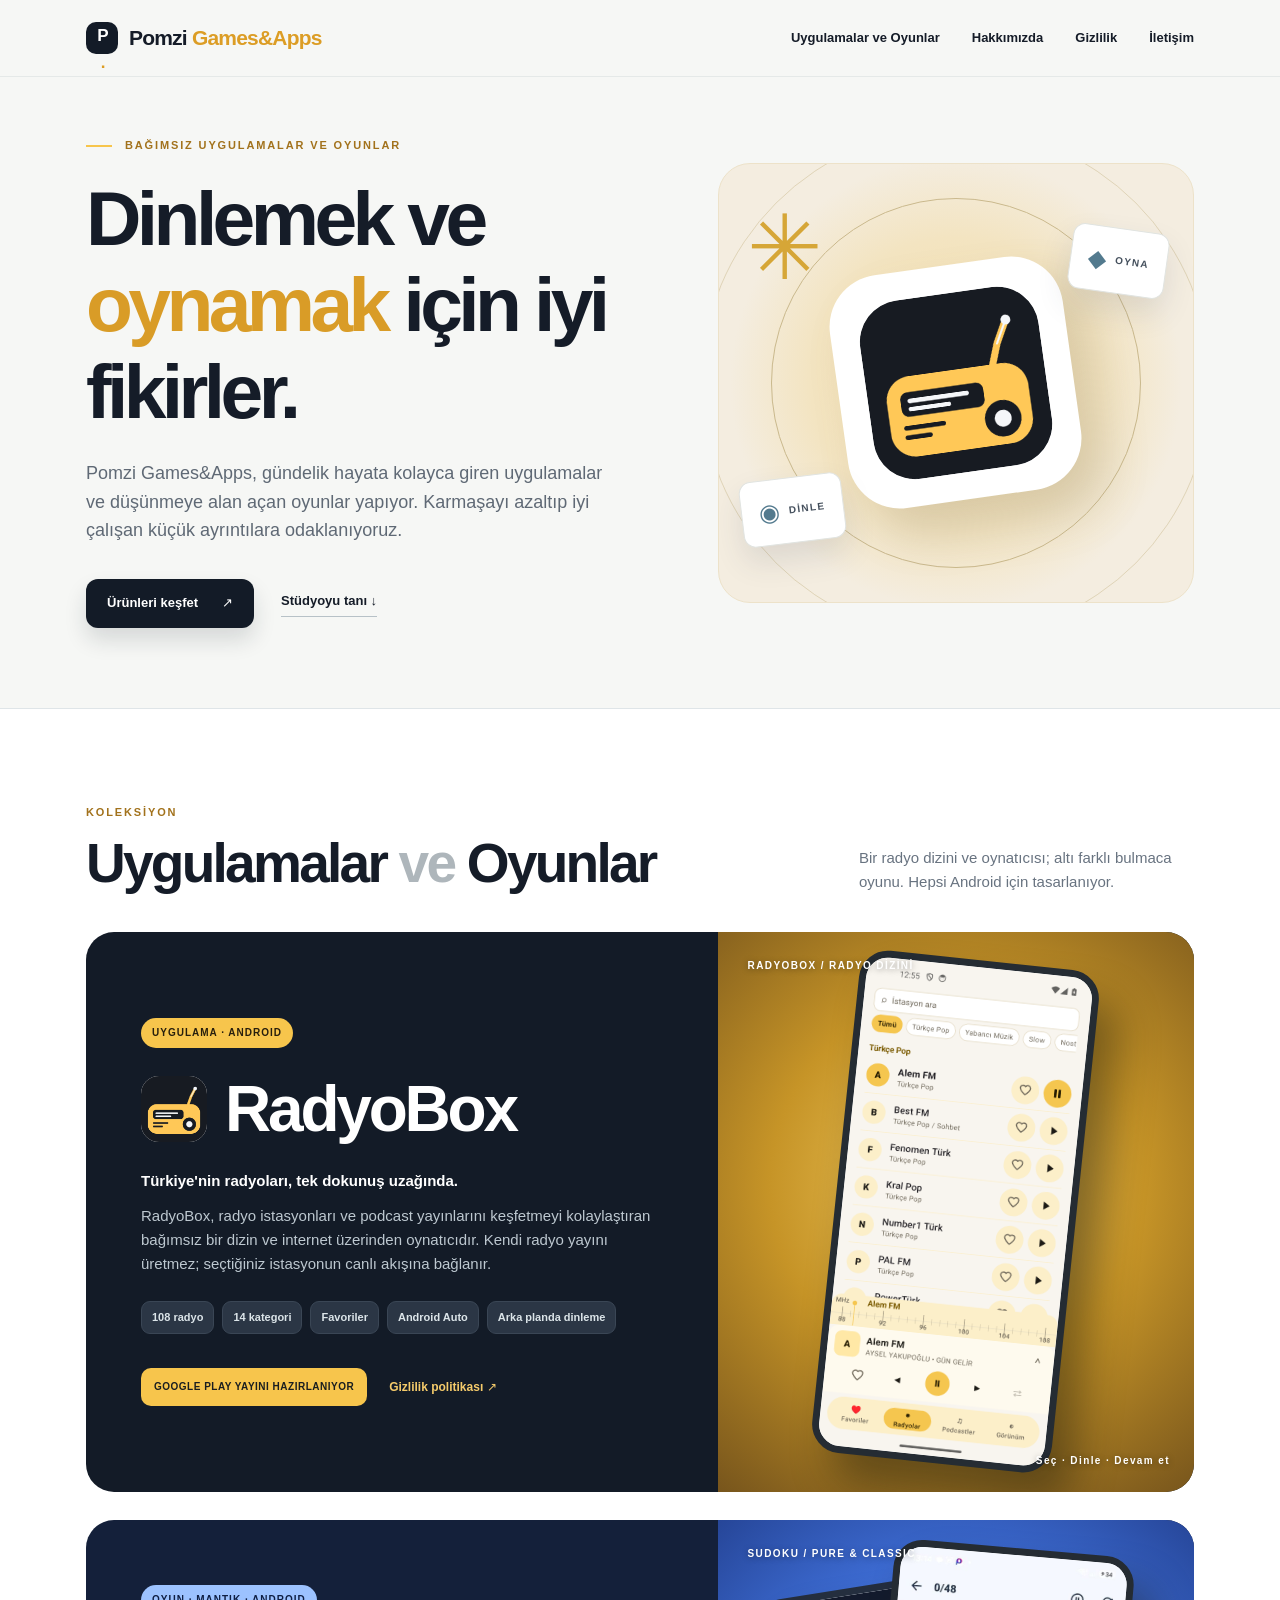
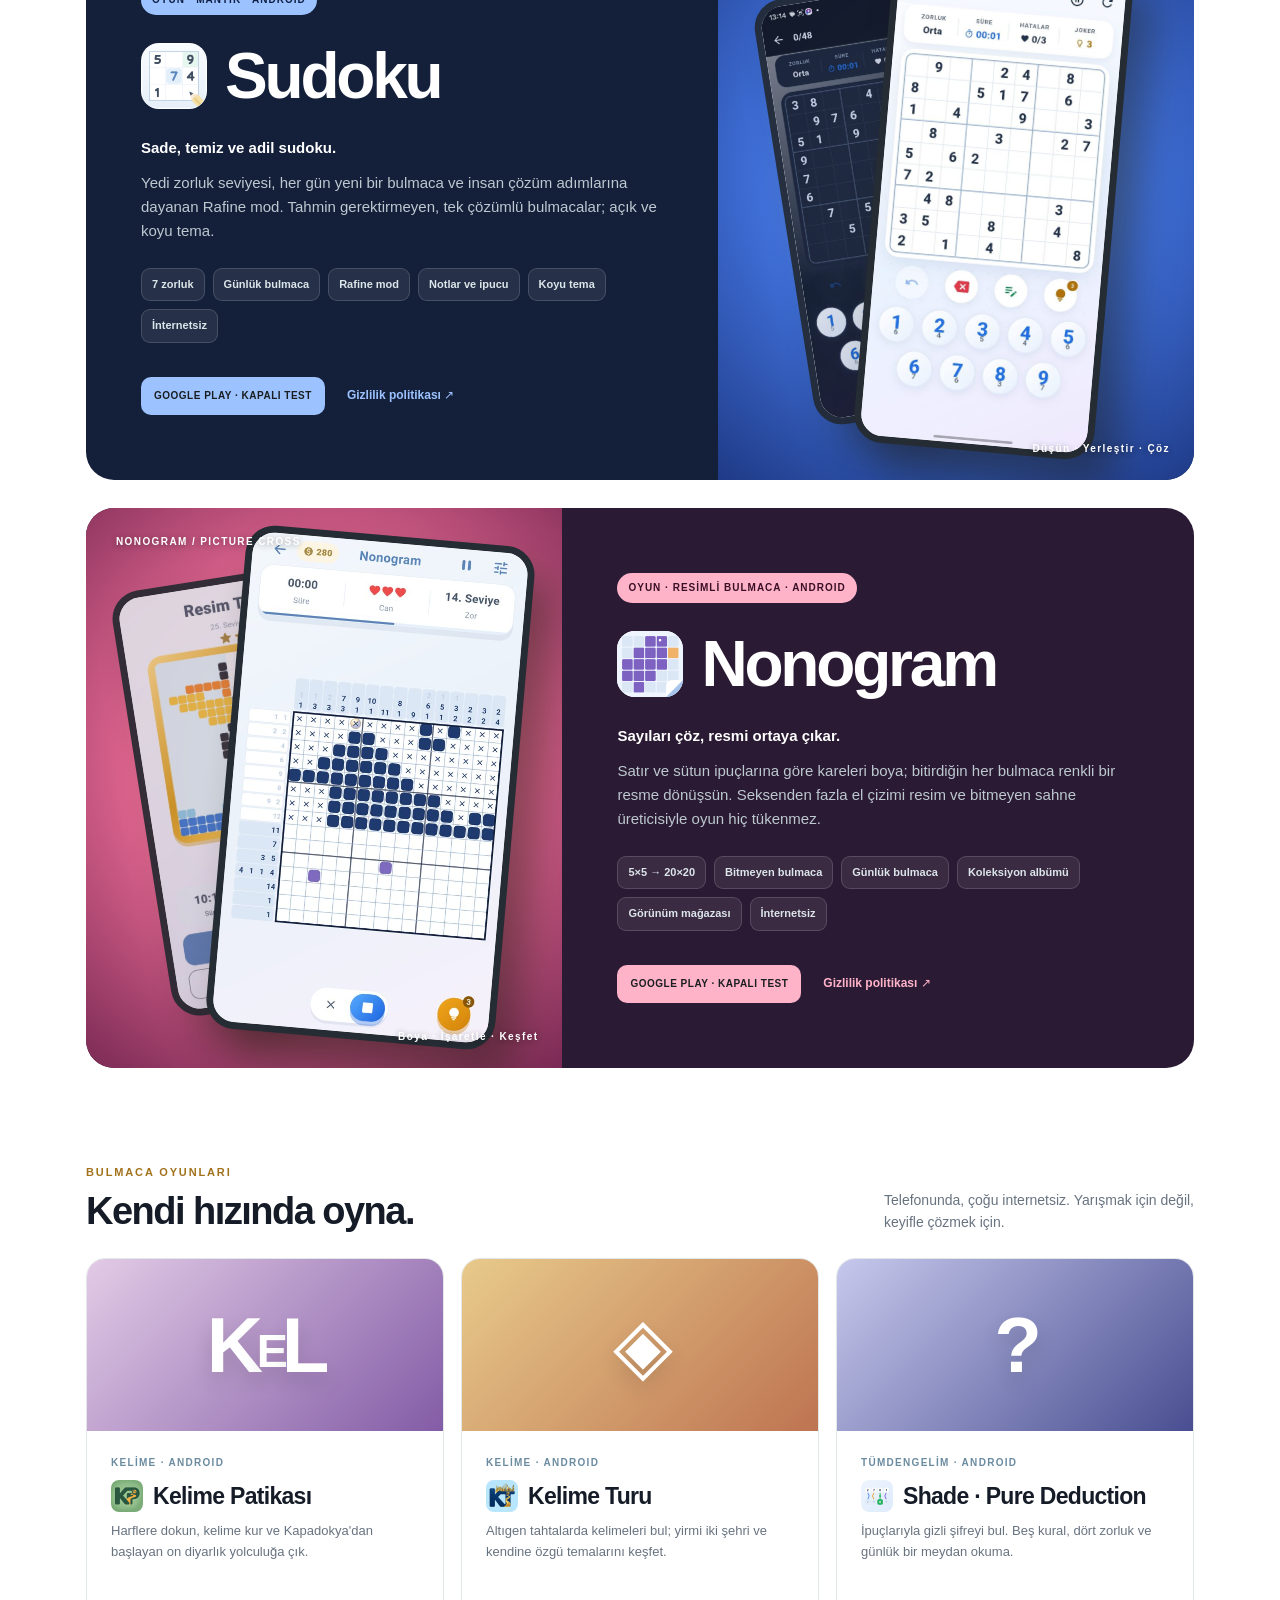
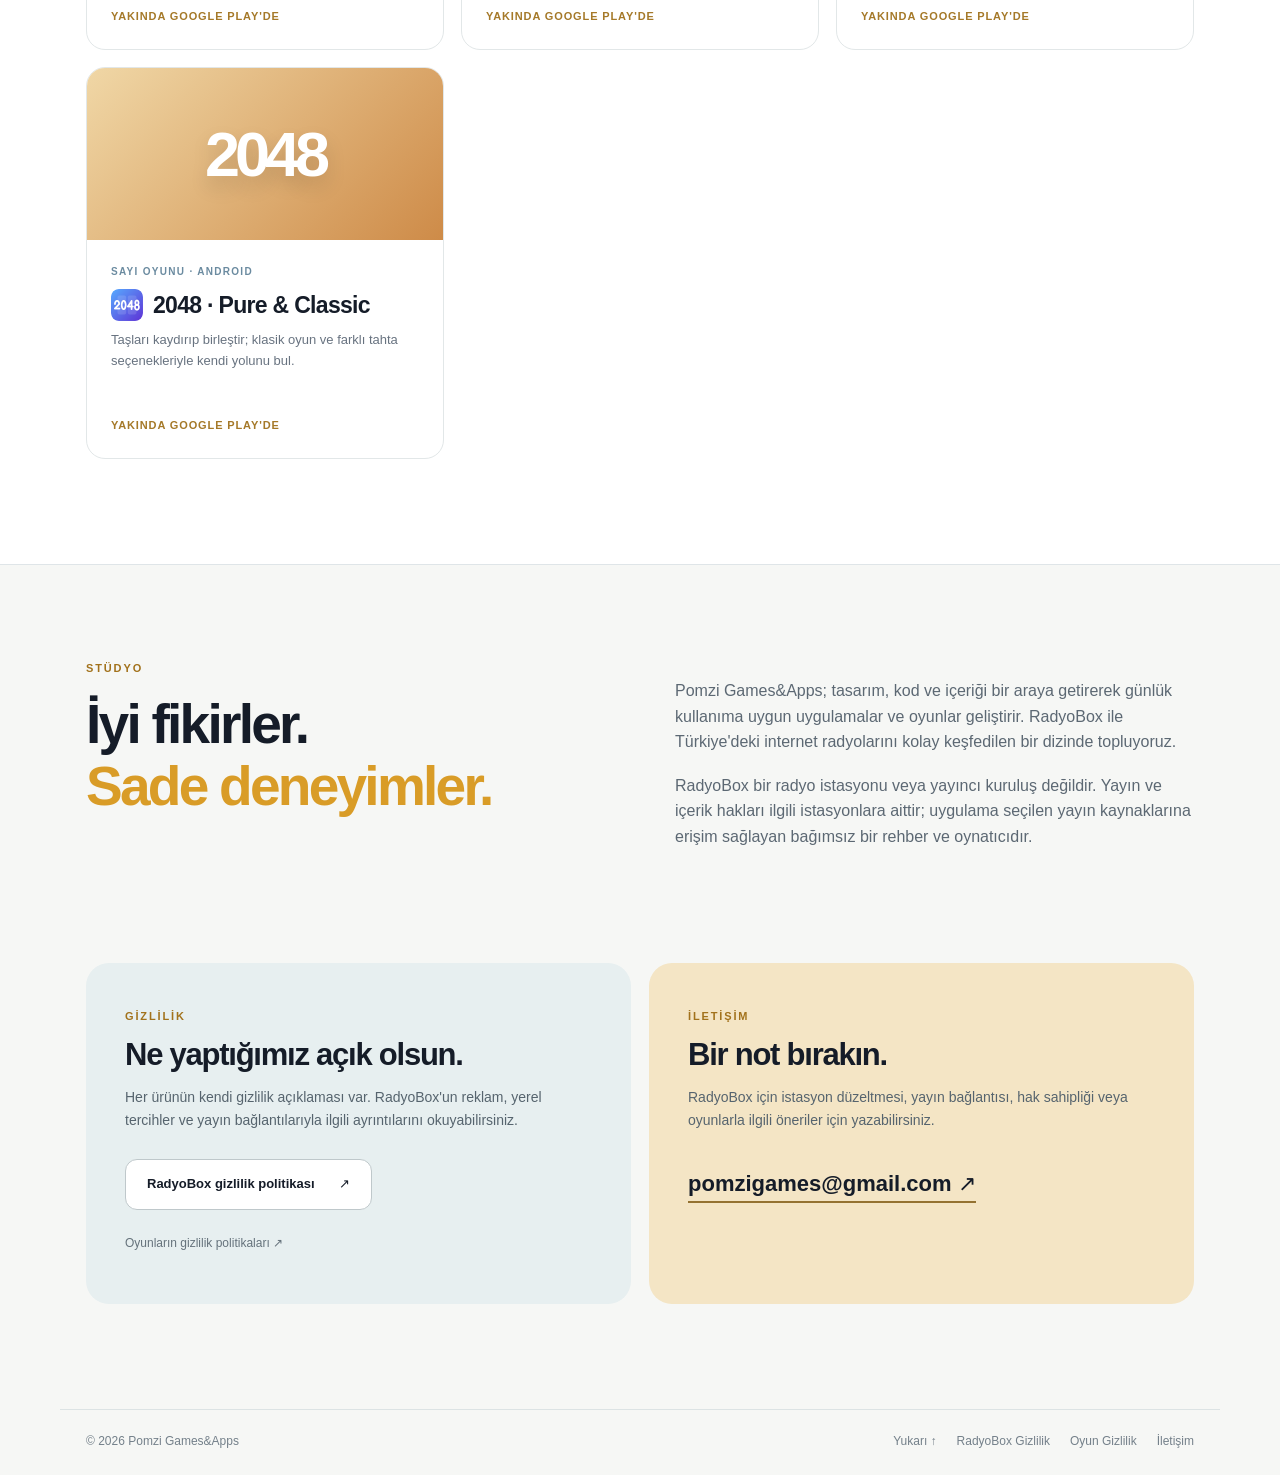
<file: index.html>
<!doctype html>
<html lang="tr">
<head>
  <meta charset="utf-8">
  <meta name="viewport" content="width=device-width, initial-scale=1">
  <meta name="theme-color" content="#131b27">
  <meta name="description" content="Pomzi Games&amp;Apps: Türkiye'den bağımsız uygulamalar ve oyunlar. RadyoBox ile internet radyolarını keşfedin; sade bulmaca oyunlarımızı tanıyın.">
  <title>Pomzi Games&amp;Apps — Uygulamalar ve Oyunlar</title>
  <link rel="icon" href="assets/radyobox-icon.png" type="image/png">
  <link rel="stylesheet" href="styles.css">
</head>
<body>
  <a class="skip" href="#icerik">İçeriğe geç</a>
  <header class="site-header">
    <div class="container header-inner">
      <a class="brand" href="#tepe" aria-label="Pomzi Games&amp;Apps ana sayfa"><span class="brand-mark">P<span class="brand-dot">.</span></span><span>Pomzi <span class="brand-accent">Games&amp;Apps</span></span></a>
      <nav aria-label="Site menüsü">
        <a href="#urunler">Uygulamalar ve Oyunlar</a>
        <a href="#hakkimizda">Hakkımızda</a>
        <a href="#gizlilik">Gizlilik</a>
        <a href="#iletisim">İletişim</a>
      </nav>
    </div>
  </header>

  <main id="icerik">
    <section class="hero container" id="tepe">
      <div class="hero-copy">
        <div class="eyebrow"><span class="eyebrow-line"></span> BAĞIMSIZ UYGULAMALAR VE OYUNLAR</div>
        <h1>Dinlemek ve <em>oynamak</em> için iyi fikirler.</h1>
        <p>Pomzi Games&amp;Apps, gündelik hayata kolayca giren uygulamalar ve düşünmeye alan açan oyunlar yapıyor. Karmaşayı azaltıp iyi çalışan küçük ayrıntılara odaklanıyoruz.</p>
        <div class="hero-actions"><a class="button button-primary" href="#urunler">Ürünleri keşfet <span aria-hidden="true">↗</span></a><a class="text-link" href="#hakkimizda">Stüdyoyu tanı <span aria-hidden="true">↓</span></a></div>
      </div>
      <div class="hero-art" aria-hidden="true"><div class="art-orbit orbit-one"></div><div class="art-orbit orbit-two"></div><div class="art-radio"><img src="assets/radyobox-icon.png" alt=""></div><div class="art-card art-card-one">◆ <span>OYNA</span></div><div class="art-card art-card-two">◉ <span>DİNLE</span></div><div class="art-spark">✳</div></div>
    </section>

    <section class="products-section" id="urunler">
      <div class="container">
        <div class="section-heading"><div><div class="eyebrow">Koleksiyon</div><h2>Uygulamalar <span class="muted">ve</span> Oyunlar</h2></div><p>Bir radyo dizini ve oynatıcısı; altı farklı bulmaca oyunu. Hepsi Android için tasarlanıyor.</p></div>
        <article class="featured" id="radyobox" aria-labelledby="radyobox-title">
          <div class="featured-copy"><span class="pill pill-amber">UYGULAMA · ANDROID</span><div class="featured-title"><img src="assets/radyobox-icon.png" alt="RadyoBox uygulama simgesi"><h3 id="radyobox-title">RadyoBox</h3></div><p class="featured-lead">Türkiye'nin radyoları, tek dokunuş uzağında.</p><p>RadyoBox, radyo istasyonları ve podcast yayınlarını keşfetmeyi kolaylaştıran bağımsız bir dizin ve internet üzerinden oynatıcıdır. Kendi radyo yayını üretmez; seçtiğiniz istasyonun canlı akışına bağlanır.</p><div class="feature-tags"><span>108 radyo</span><span>14 kategori</span><span>Favoriler</span><span>Android Auto</span><span>Arka planda dinleme</span></div><div class="featured-actions"><span class="coming-soon">GOOGLE PLAY YAYINI HAZIRLANIYOR</span><a href="privacy/radyobox.html">Gizlilik politikası <span aria-hidden="true">↗</span></a></div></div>
          <div class="featured-visual"><div class="visual-label">RADYOBOX / RADYO DİZİNİ</div><img class="phone-shot" src="assets/radyobox-screen.png" alt="RadyoBox uygulamasında istasyon ve kategori listesi"><div class="visual-caption">Seç · Dinle · Devam et</div></div>
        </article>

        <article class="featured featured-sudoku" id="sudoku">
          <div class="featured-copy"><span class="pill pill-sudoku">OYUN · MANTIK · ANDROID</span><div class="featured-title"><img src="assets/sudoku-icon.png" alt="Sudoku simgesi"><h3>Sudoku</h3></div><p class="featured-lead">Sade, temiz ve adil sudoku.</p><p>Yedi zorluk seviyesi, her gün yeni bir bulmaca ve insan çözüm adımlarına dayanan Rafine mod. Tahmin gerektirmeyen, tek çözümlü bulmacalar; açık ve koyu tema.</p><div class="feature-tags"><span>7 zorluk</span><span>Günlük bulmaca</span><span>Rafine mod</span><span>Notlar ve ipucu</span><span>Koyu tema</span><span>İnternetsiz</span></div><div class="featured-actions"><span class="coming-soon">GOOGLE PLAY · KAPALI TEST</span><a href="privacy/games.html#gizlilik-sudoku">Gizlilik politikası <span aria-hidden="true">↗</span></a></div></div>
          <div class="featured-visual"><div class="visual-label">SUDOKU / PURE &amp; CLASSIC</div><img class="phone-shot shot-back" src="gorsel/sudoku-3.jpg" alt=""><img class="phone-shot shot-front" src="gorsel/sudoku-2.jpg" alt="Sudoku oyun ekranı"><div class="visual-caption">Düşün · Yerleştir · Çöz</div></div>
        </article>
        <article class="featured featured-nonogram featured-reverse" id="nonogram">
          <div class="featured-copy"><span class="pill pill-nonogram">OYUN · RESİMLİ BULMACA · ANDROID</span><div class="featured-title"><img src="assets/nonogram-icon.png" alt="Nonogram simgesi"><h3>Nonogram</h3></div><p class="featured-lead">Sayıları çöz, resmi ortaya çıkar.</p><p>Satır ve sütun ipuçlarına göre kareleri boya; bitirdiğin her bulmaca renkli bir resme dönüşsün. Seksenden fazla el çizimi resim ve bitmeyen sahne üreticisiyle oyun hiç tükenmez.</p><div class="feature-tags"><span>5×5 → 20×20</span><span>Bitmeyen bulmaca</span><span>Günlük bulmaca</span><span>Koleksiyon albümü</span><span>Görünüm mağazası</span><span>İnternetsiz</span></div><div class="featured-actions"><span class="coming-soon">GOOGLE PLAY · KAPALI TEST</span><a href="privacy/games.html#gizlilik-nonogram">Gizlilik politikası <span aria-hidden="true">↗</span></a></div></div>
          <div class="featured-visual"><div class="visual-label">NONOGRAM / PICTURE CROSS</div><img class="phone-shot shot-back" src="assets/nonogram-art.jpg" alt=""><img class="phone-shot shot-front" src="assets/nonogram-play.jpg" alt="Nonogram oyun ekranı"><div class="visual-caption">Boya · İşaretle · Keşfet</div></div>
        </article>
        <div class="games-heading"><div><span class="eyebrow">Bulmaca oyunları</span><h3>Kendi hızında oyna.</h3></div><p>Telefonunda, çoğu internetsiz. Yarışmak için değil, keyifle çözmek için.</p></div>
        <div class="game-grid">
          <article class="game-card"><div class="game-art art-patika"><span class="game-glyph">K<span>E</span>L</span></div><div class="game-body"><span class="mini-label">KELİME · ANDROID</span><h4><img class="game-icon" src="assets/patika-icon.png" alt="">Kelime Patikası</h4><p>Harflere dokun, kelime kur ve Kapadokya'dan başlayan on diyarlık yolculuğa çık.</p><span class="soon">Yakında Google Play'de</span></div></article>
          <article class="game-card"><div class="game-art art-turu"><span class="game-glyph">◈</span></div><div class="game-body"><span class="mini-label">KELİME · ANDROID</span><h4><img class="game-icon" src="assets/turu-icon.png" alt="">Kelime Turu</h4><p>Altıgen tahtalarda kelimeleri bul; yirmi iki şehri ve kendine özgü temalarını keşfet.</p><span class="soon">Yakında Google Play'de</span></div></article>
          <article class="game-card"><div class="game-art art-shade"><span class="game-glyph">?</span></div><div class="game-body"><span class="mini-label">TÜMDENGELİM · ANDROID</span><h4><img class="game-icon" src="assets/shade-icon.png" alt="">Shade · Pure Deduction</h4><p>İpuçlarıyla gizli şifreyi bul. Beş kural, dört zorluk ve günlük bir meydan okuma.</p><span class="soon">Yakında Google Play'de</span></div></article>
          <article class="game-card"><div class="game-art art-2048"><span class="game-glyph">2048</span></div><div class="game-body"><span class="mini-label">SAYI OYUNU · ANDROID</span><h4><img class="game-icon" src="assets/2048-icon.png" alt="">2048 · Pure & Classic</h4><p>Taşları kaydırıp birleştir; klasik oyun ve farklı tahta seçenekleriyle kendi yolunu bul.</p><span class="soon">Yakında Google Play'de</span></div></article>
        </div>
      </div>
    </section>

    <section class="about container" id="hakkimizda"><div class="eyebrow">Stüdyo</div><div class="about-grid"><h2>İyi fikirler.<br><em>Sade deneyimler.</em></h2><div><p>Pomzi Games&amp;Apps; tasarım, kod ve içeriği bir araya getirerek günlük kullanıma uygun uygulamalar ve oyunlar geliştirir. RadyoBox ile Türkiye'deki internet radyolarını kolay keşfedilen bir dizinde topluyoruz.</p><p>RadyoBox bir radyo istasyonu veya yayıncı kuruluş değildir. Yayın ve içerik hakları ilgili istasyonlara aittir; uygulama seçilen yayın kaynaklarına erişim sağlayan bağımsız bir rehber ve oynatıcıdır.</p></div></div></section>

    <section class="lower container"><div id="gizlilik" class="lower-card"><span class="eyebrow">Gizlilik</span><h2>Ne yaptığımız açık olsun.</h2><p>Her ürünün kendi gizlilik açıklaması var. RadyoBox'un reklam, yerel tercihler ve yayın bağlantılarıyla ilgili ayrıntılarını okuyabilirsiniz.</p><a class="button button-outline" href="privacy/radyobox.html">RadyoBox gizlilik politikası <span aria-hidden="true">↗</span></a><p class="small"><a href="privacy/games.html">Oyunların gizlilik politikaları ↗</a></p></div><div id="iletisim" class="lower-card contact-card"><span class="eyebrow">İletişim</span><h2>Bir not bırakın.</h2><p>RadyoBox için istasyon düzeltmesi, yayın bağlantısı, hak sahipliği veya oyunlarla ilgili öneriler için yazabilirsiniz.</p><a class="contact-link" href="mailto:pomzigames@gmail.com">pomzigames@gmail.com <span aria-hidden="true">↗</span></a></div></section>
  </main>
  <footer><div class="container footer-inner"><span>© 2026 Pomzi Games&amp;Apps</span><div><a href="#tepe">Yukarı ↑</a><a href="privacy/radyobox.html">RadyoBox Gizlilik</a><a href="privacy/games.html">Oyun Gizlilik</a><a href="mailto:pomzigames@gmail.com">İletişim</a></div></div></footer>
</body>
</html>
</file>
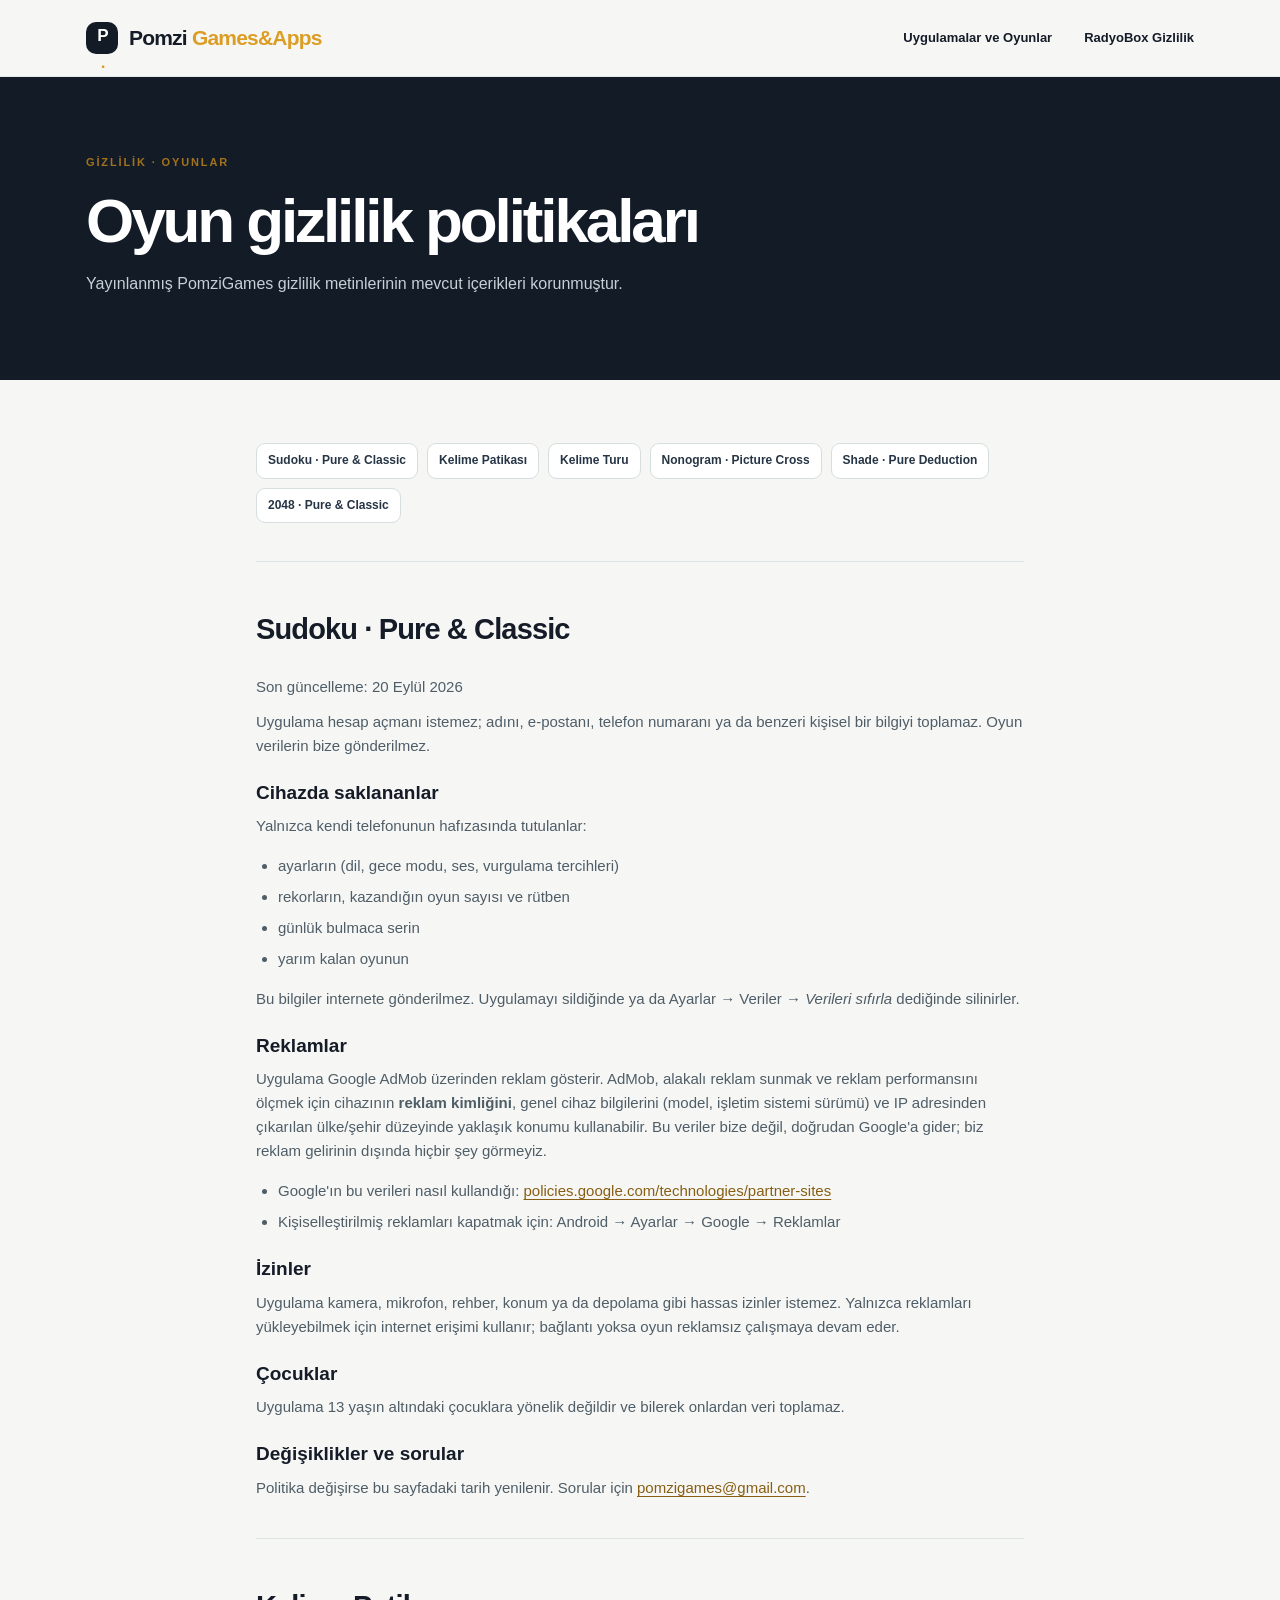
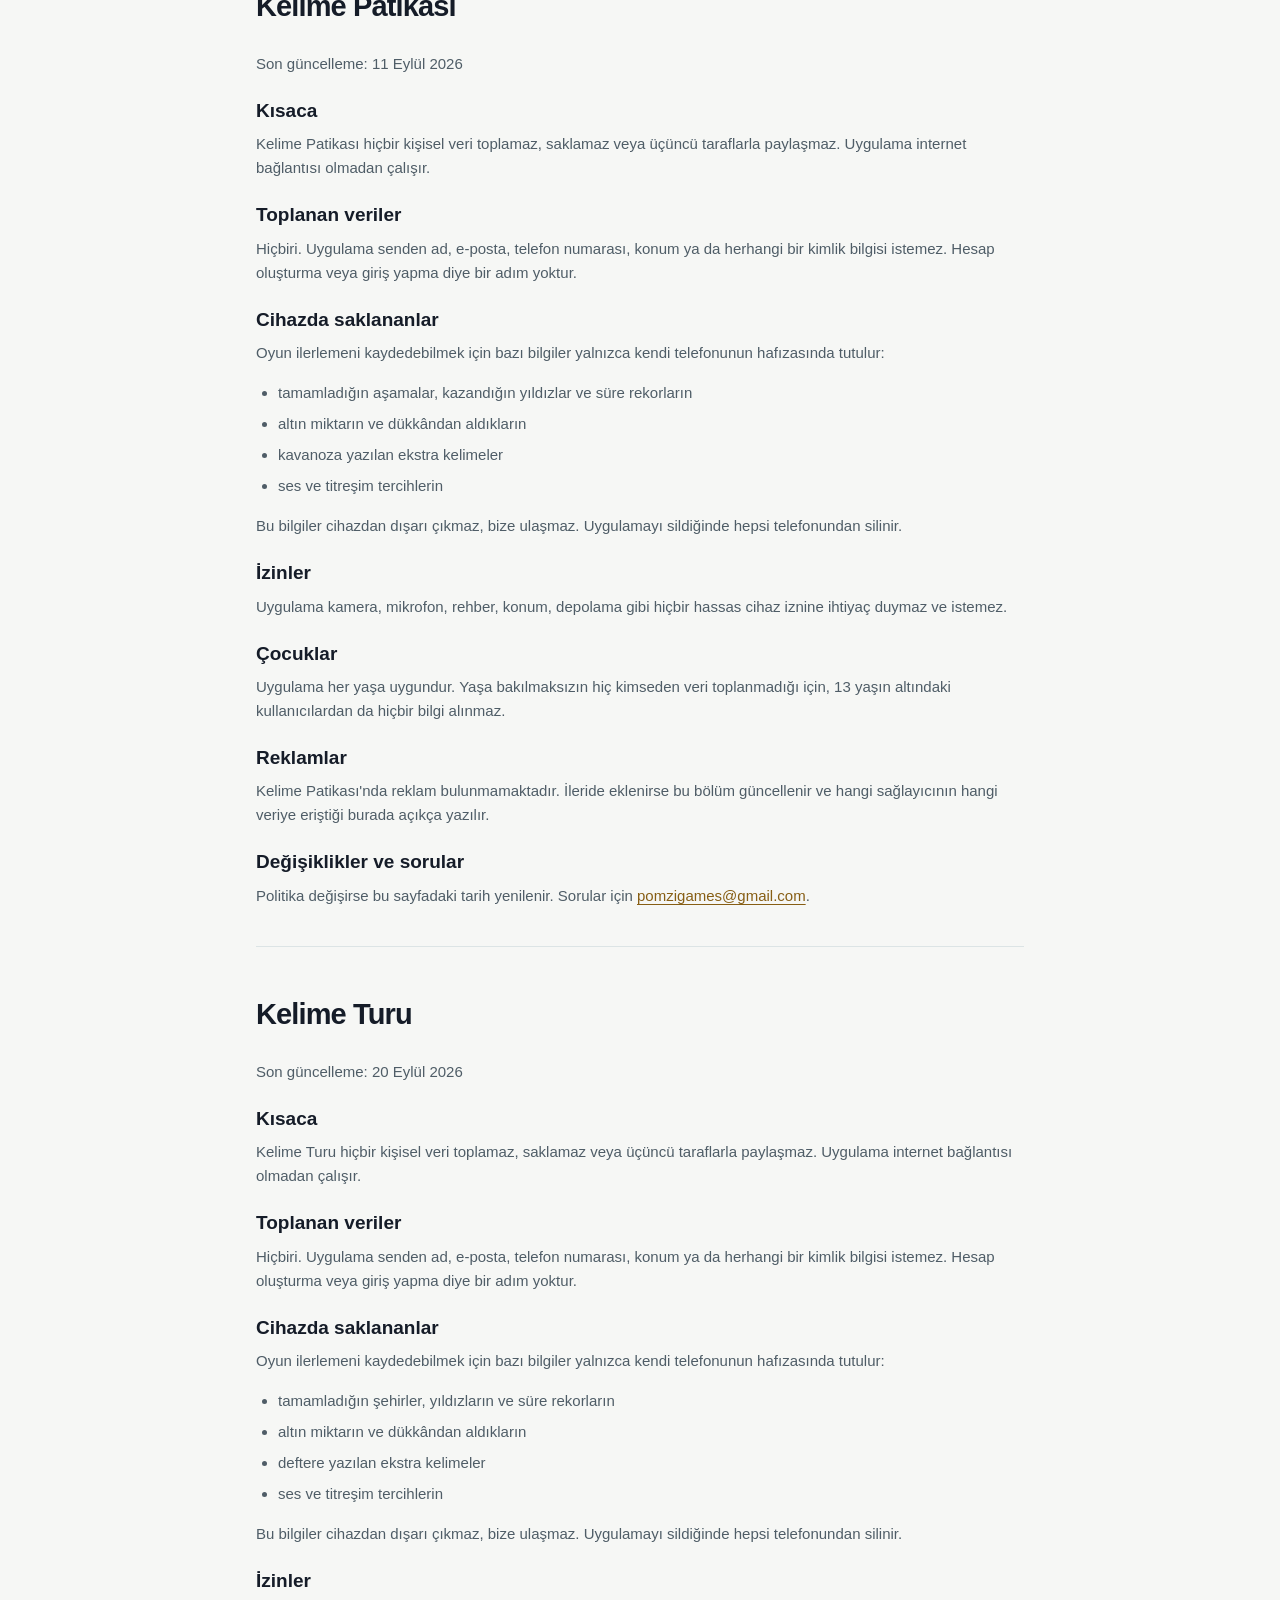
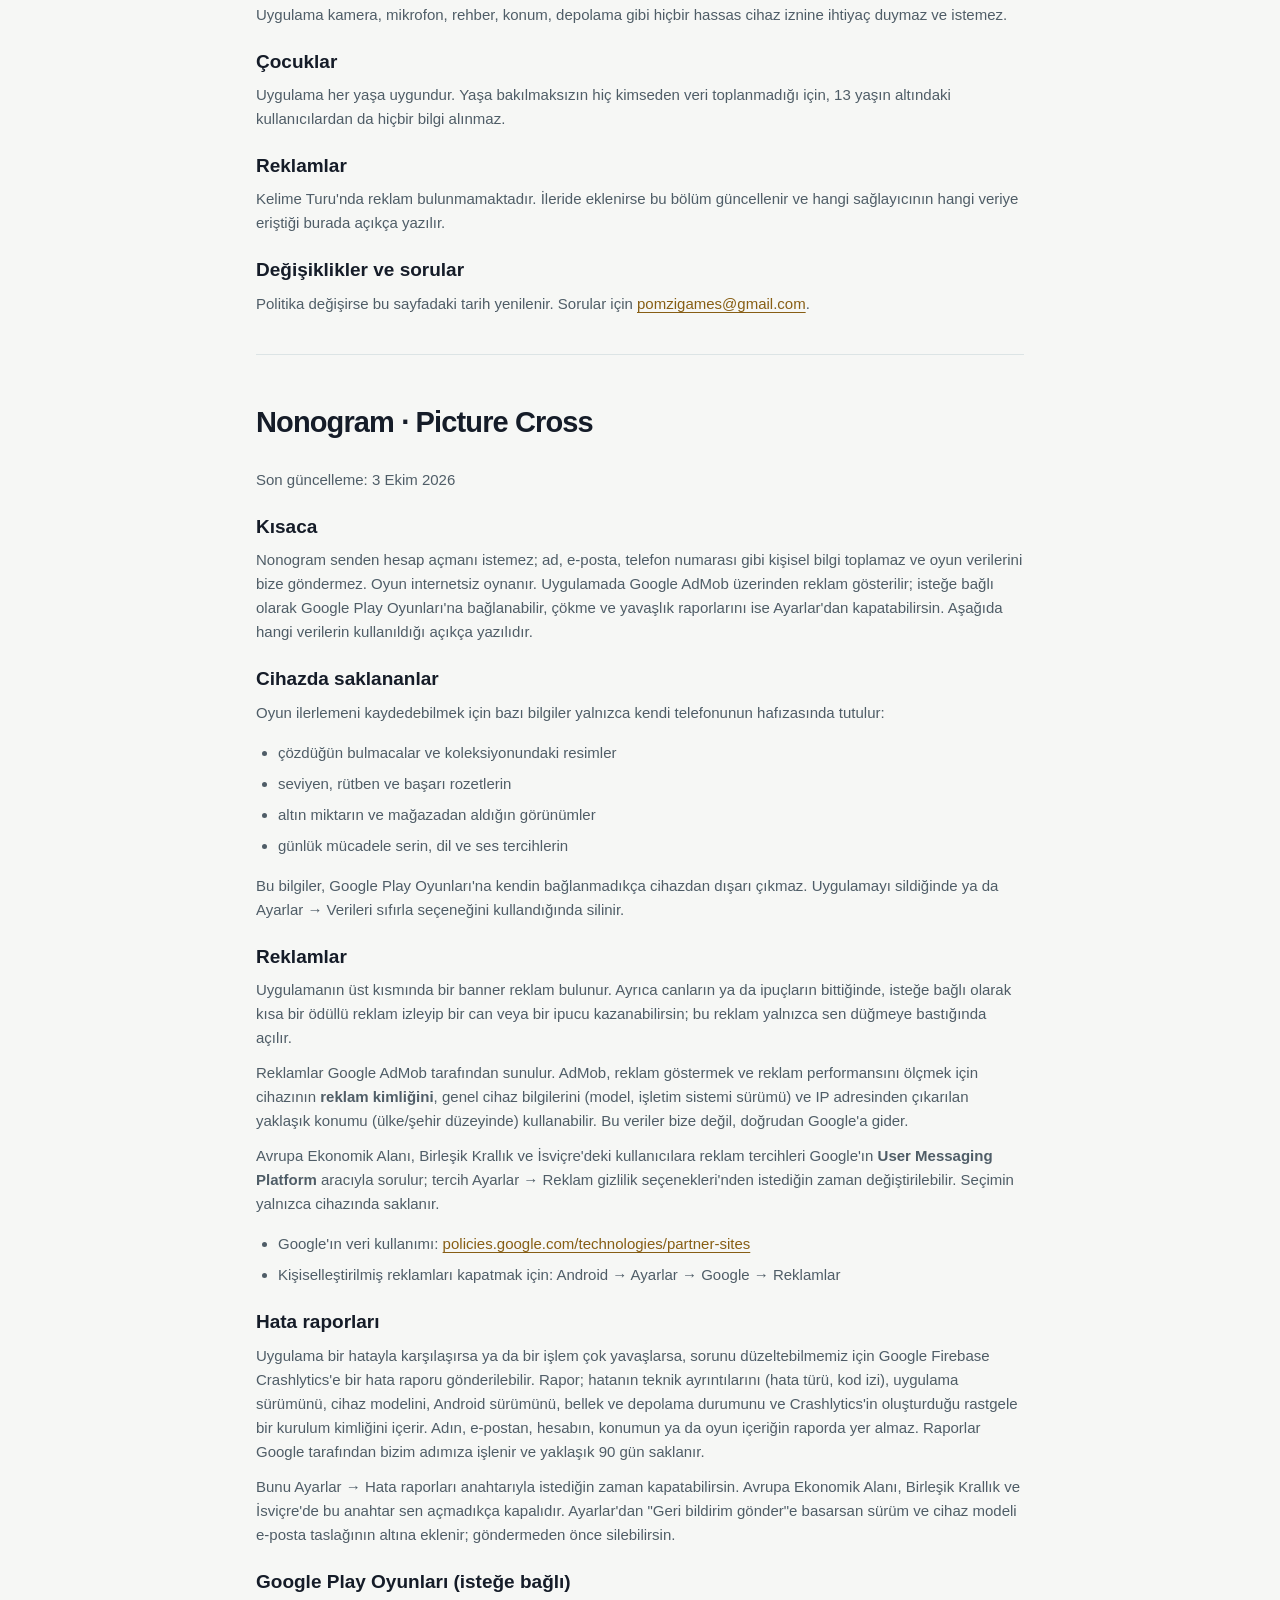
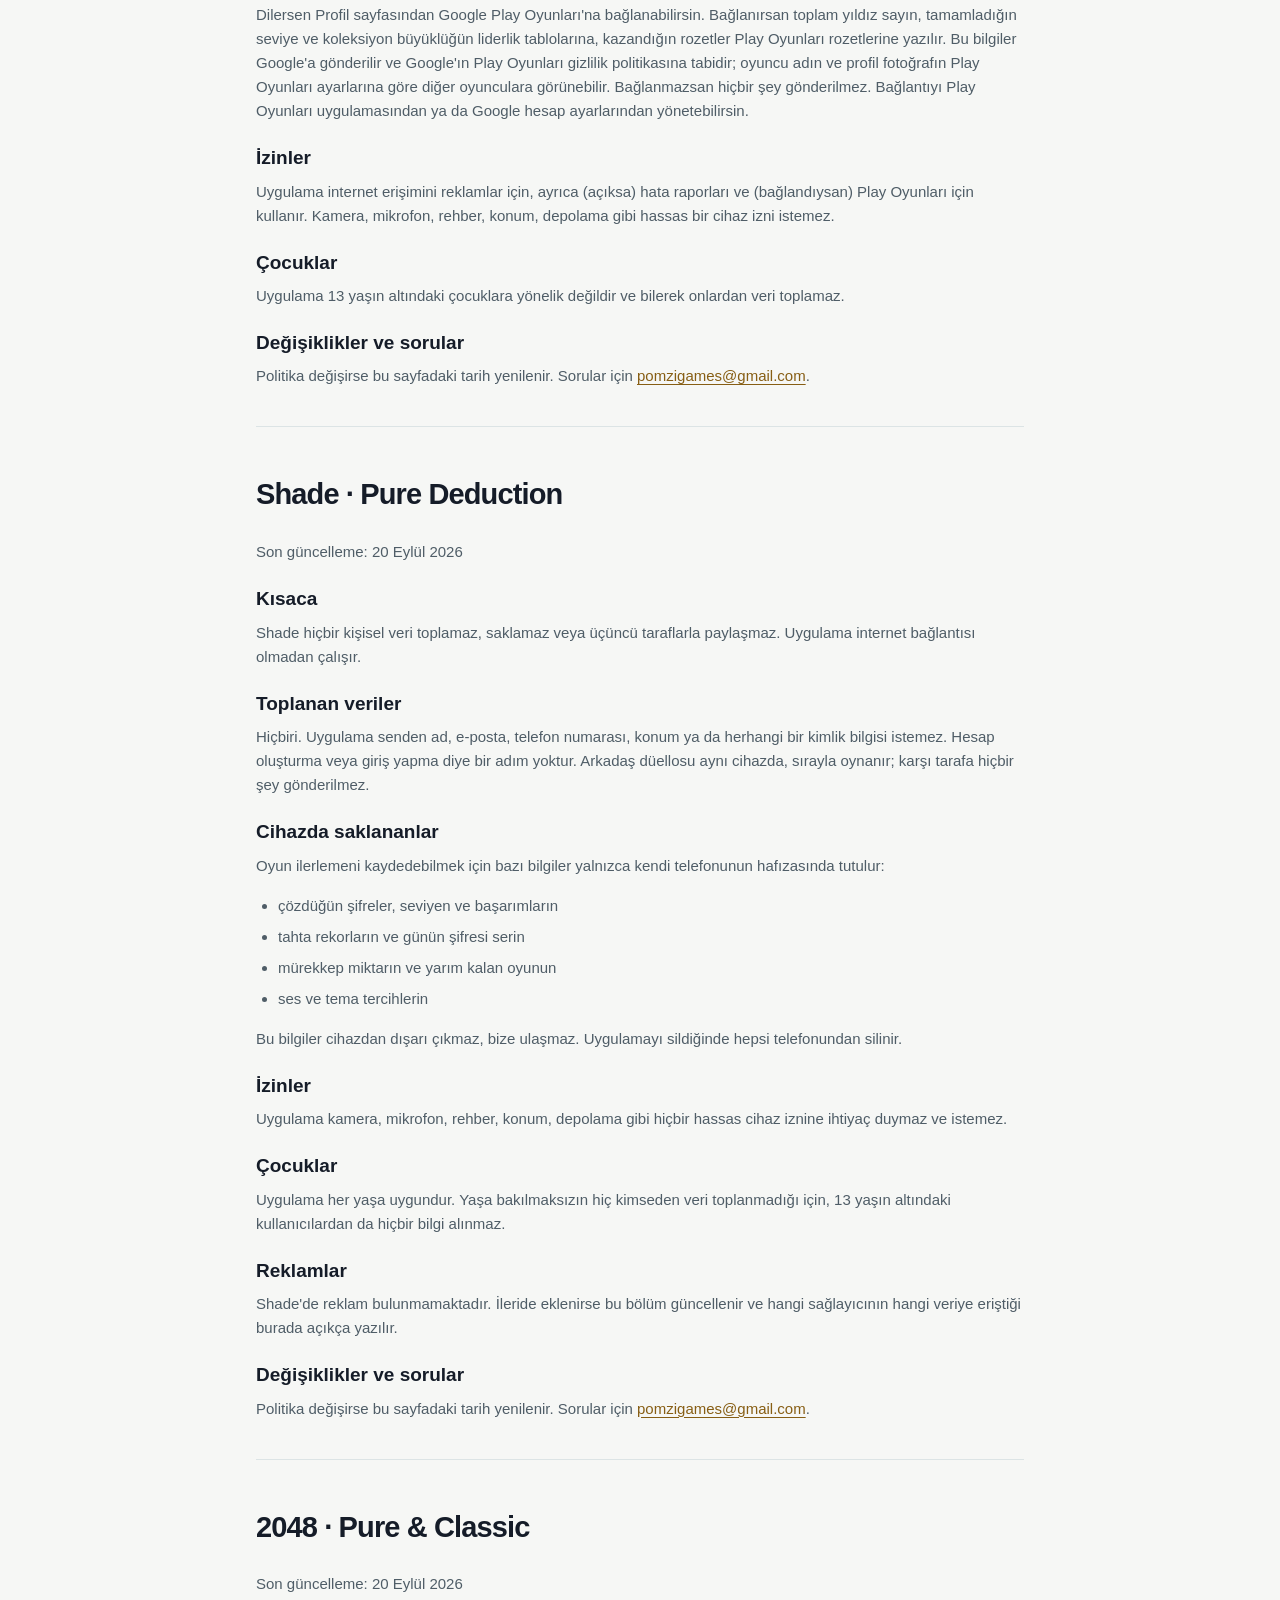
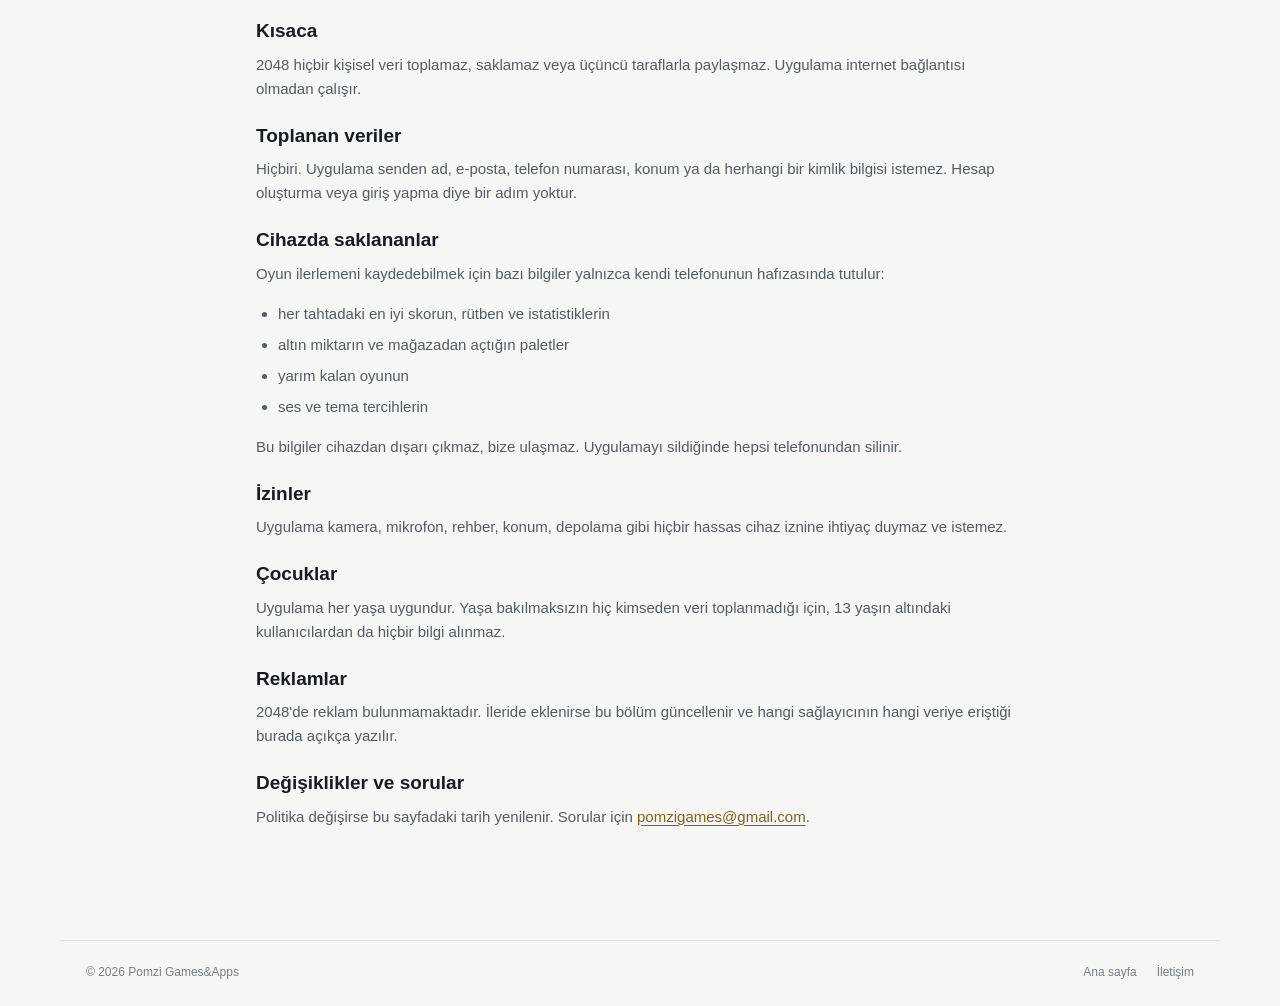
<file: privacy/games.html>
<!doctype html>
<html lang="tr"><head><meta charset="utf-8"><meta name="viewport" content="width=device-width, initial-scale=1">
<title>Oyun Gizlilik Politikaları — Pomzi Games&amp;Apps</title><link rel="stylesheet" href="../styles.css"></head>
<body><header class="site-header"><div class="container header-inner"><a class="brand" href="../index.html"><span class="brand-mark">P<span class="brand-dot">.</span></span><span>Pomzi <span class="brand-accent">Games&amp;Apps</span></span></a><nav aria-label="Site menüsü"><a href="../index.html#urunler">Uygulamalar ve Oyunlar</a><a href="radyobox.html">RadyoBox Gizlilik</a></nav></div></header>
<main><div class="policy-header"><div class="container"><div class="eyebrow">Gizlilik · Oyunlar</div><h1>Oyun gizlilik politikaları</h1><p>Yayınlanmış PomziGames gizlilik metinlerinin mevcut içerikleri korunmuştur.</p></div></div>
<div class="policy-main"><nav class="policy-links" aria-label="Oyun gizlilik politikaları"><a href="#gizlilik-sudoku">Sudoku · Pure & Classic</a><a href="#gizlilik-kelime-patikasi">Kelime Patikası</a><a href="#gizlilik-kelime-turu">Kelime Turu</a><a href="#gizlilik-nonogram">Nonogram · Picture Cross</a><a href="#gizlilik-shade">Shade · Pure Deduction</a><a href="#gizlilik-2048">2048 · Pure & Classic</a></nav><div class="politika" id="gizlilik-sudoku">
        <h3>Sudoku · Pure &amp; Classic</h3>
        <p class="tarih">Son güncelleme: 20 Eylül 2026</p>

        <p>
          Uygulama hesap açmanı istemez; adını, e-postanı, telefon numaranı
          ya da benzeri kişisel bir bilgiyi toplamaz. Oyun verilerin bize
          gönderilmez.
        </p>

        <h4>Cihazda saklananlar</h4>
        <p>Yalnızca kendi telefonunun hafızasında tutulanlar:</p>
        <ul>
          <li>ayarların (dil, gece modu, ses, vurgulama tercihleri)</li>
          <li>rekorların, kazandığın oyun sayısı ve rütben</li>
          <li>günlük bulmaca serin</li>
          <li>yarım kalan oyunun</li>
        </ul>
        <p>
          Bu bilgiler internete gönderilmez. Uygulamayı sildiğinde ya da
          Ayarlar → Veriler → <em>Verileri sıfırla</em> dediğinde silinirler.
        </p>

        <h4>Reklamlar</h4>
        <p>
          Uygulama Google AdMob üzerinden reklam gösterir. AdMob, alakalı
          reklam sunmak ve reklam performansını ölçmek için cihazının
          <strong>reklam kimliğini</strong>, genel cihaz bilgilerini (model,
          işletim sistemi sürümü) ve IP adresinden çıkarılan ülke/şehir
          düzeyinde yaklaşık konumu kullanabilir. Bu veriler bize değil,
          doğrudan Google'a gider; biz reklam gelirinin dışında hiçbir şey
          görmeyiz.
        </p>
        <ul>
          <li>
            Google'ın bu verileri nasıl kullandığı:
            <a href="https://policies.google.com/technologies/partner-sites">
              policies.google.com/technologies/partner-sites</a>
          </li>
          <li>
            Kişiselleştirilmiş reklamları kapatmak için: Android →
            Ayarlar → Google → Reklamlar
          </li>
        </ul>

        <h4>İzinler</h4>
        <p>
          Uygulama kamera, mikrofon, rehber, konum ya da depolama gibi hassas
          izinler istemez. Yalnızca reklamları yükleyebilmek için internet
          erişimi kullanır; bağlantı yoksa oyun reklamsız çalışmaya devam
          eder.
        </p>

        <h4>Çocuklar</h4>
        <p>
          Uygulama 13 yaşın altındaki çocuklara yönelik değildir ve bilerek
          onlardan veri toplamaz.
        </p>

        <h4>Değişiklikler ve sorular</h4>
        <p>
          Politika değişirse bu sayfadaki tarih yenilenir. Sorular için
          <a href="mailto:pomzigames@gmail.com">pomzigames@gmail.com</a>.
        </p>
      </div>


<div class="politika" id="gizlilik-kelime-patikasi">
        <h3>Kelime Patikası</h3>
        <p class="tarih">Son güncelleme: 11 Eylül 2026</p>

        <h4>Kısaca</h4>
        <p>
          Kelime Patikası hiçbir kişisel veri toplamaz, saklamaz veya üçüncü
          taraflarla paylaşmaz. Uygulama internet bağlantısı olmadan çalışır.
        </p>

        <h4>Toplanan veriler</h4>
        <p>
          Hiçbiri. Uygulama senden ad, e-posta, telefon numarası, konum ya da
          herhangi bir kimlik bilgisi istemez. Hesap oluşturma veya giriş
          yapma diye bir adım yoktur.
        </p>

        <h4>Cihazda saklananlar</h4>
        <p>
          Oyun ilerlemeni kaydedebilmek için bazı bilgiler yalnızca kendi
          telefonunun hafızasında tutulur:
        </p>
        <ul>
          <li>tamamladığın aşamalar, kazandığın yıldızlar ve süre rekorların</li>
          <li>altın miktarın ve dükkândan aldıkların</li>
          <li>kavanoza yazılan ekstra kelimeler</li>
          <li>ses ve titreşim tercihlerin</li>
        </ul>
        <p>
          Bu bilgiler cihazdan dışarı çıkmaz, bize ulaşmaz. Uygulamayı
          sildiğinde hepsi telefonundan silinir.
        </p>

        <h4>İzinler</h4>
        <p>
          Uygulama kamera, mikrofon, rehber, konum, depolama gibi hiçbir
          hassas cihaz iznine ihtiyaç duymaz ve istemez.
        </p>

        <h4>Çocuklar</h4>
        <p>
          Uygulama her yaşa uygundur. Yaşa bakılmaksızın hiç kimseden veri
          toplanmadığı için, 13 yaşın altındaki kullanıcılardan da hiçbir
          bilgi alınmaz.
        </p>

        <h4>Reklamlar</h4>
        <p>
          Kelime Patikası'nda reklam bulunmamaktadır. İleride eklenirse bu bölüm
          güncellenir ve hangi sağlayıcının hangi veriye eriştiği burada
          açıkça yazılır.
        </p>

        <h4>Değişiklikler ve sorular</h4>
        <p>
          Politika değişirse bu sayfadaki tarih yenilenir. Sorular için
          <a href="mailto:pomzigames@gmail.com">pomzigames@gmail.com</a>.
        </p>
      </div>


<div class="politika" id="gizlilik-kelime-turu">
        <h3>Kelime Turu</h3>
        <p class="tarih">Son güncelleme: 20 Eylül 2026</p>

        <h4>Kısaca</h4>
        <p>
          Kelime Turu hiçbir kişisel veri toplamaz, saklamaz veya üçüncü
          taraflarla paylaşmaz. Uygulama internet bağlantısı olmadan çalışır.
        </p>

        <h4>Toplanan veriler</h4>
        <p>
          Hiçbiri. Uygulama senden ad, e-posta, telefon numarası, konum ya da
          herhangi bir kimlik bilgisi istemez. Hesap oluşturma veya giriş
          yapma diye bir adım yoktur.
        </p>

        <h4>Cihazda saklananlar</h4>
        <p>
          Oyun ilerlemeni kaydedebilmek için bazı bilgiler yalnızca kendi
          telefonunun hafızasında tutulur:
        </p>
        <ul>
          <li>tamamladığın şehirler, yıldızların ve süre rekorların</li>
          <li>altın miktarın ve dükkândan aldıkların</li>
          <li>deftere yazılan ekstra kelimeler</li>
          <li>ses ve titreşim tercihlerin</li>
        </ul>
        <p>
          Bu bilgiler cihazdan dışarı çıkmaz, bize ulaşmaz. Uygulamayı
          sildiğinde hepsi telefonundan silinir.
        </p>

        <h4>İzinler</h4>
        <p>
          Uygulama kamera, mikrofon, rehber, konum, depolama gibi hiçbir
          hassas cihaz iznine ihtiyaç duymaz ve istemez.
        </p>

        <h4>Çocuklar</h4>
        <p>
          Uygulama her yaşa uygundur. Yaşa bakılmaksızın hiç kimseden veri
          toplanmadığı için, 13 yaşın altındaki kullanıcılardan da hiçbir
          bilgi alınmaz.
        </p>

        <h4>Reklamlar</h4>
        <p>
          Kelime Turu'nda reklam bulunmamaktadır. İleride eklenirse bu bölüm
          güncellenir ve hangi sağlayıcının hangi veriye eriştiği burada
          açıkça yazılır.
        </p>

        <h4>Değişiklikler ve sorular</h4>
        <p>
          Politika değişirse bu sayfadaki tarih yenilenir. Sorular için
          <a href="mailto:pomzigames@gmail.com">pomzigames@gmail.com</a>.
        </p>
      </div>


<div class="politika" id="gizlilik-nonogram">
        <h3>Nonogram · Picture Cross</h3>
        <p class="tarih">Son güncelleme: 3 Ekim 2026</p>

        <h4>Kısaca</h4>
        <p>
          Nonogram senden hesap açmanı istemez; ad, e-posta, telefon numarası
          gibi kişisel bilgi toplamaz ve oyun verilerini bize göndermez. Oyun
          internetsiz oynanır. Uygulamada Google AdMob üzerinden reklam
          gösterilir; isteğe bağlı olarak Google Play Oyunları'na
          bağlanabilir, çökme ve yavaşlık raporlarını ise Ayarlar'dan
          kapatabilirsin. Aşağıda hangi verilerin kullanıldığı açıkça
          yazılıdır.
        </p>

        <h4>Cihazda saklananlar</h4>
        <p>
          Oyun ilerlemeni kaydedebilmek için bazı bilgiler yalnızca kendi
          telefonunun hafızasında tutulur:
        </p>
        <ul>
          <li>çözdüğün bulmacalar ve koleksiyonundaki resimler</li>
          <li>seviyen, rütben ve başarı rozetlerin</li>
          <li>altın miktarın ve mağazadan aldığın görünümler</li>
          <li>günlük mücadele serin, dil ve ses tercihlerin</li>
        </ul>
        <p>
          Bu bilgiler, Google Play Oyunları'na kendin bağlanmadıkça cihazdan
          dışarı çıkmaz. Uygulamayı sildiğinde ya da Ayarlar → Verileri
          sıfırla seçeneğini kullandığında silinir.
        </p>

        <h4>Reklamlar</h4>
        <p>
          Uygulamanın üst kısmında bir banner reklam bulunur. Ayrıca canların
          ya da ipuçların bittiğinde, isteğe bağlı olarak kısa bir ödüllü
          reklam izleyip bir can veya bir ipucu kazanabilirsin; bu reklam
          yalnızca sen düğmeye bastığında açılır.
        </p>
        <p>
          Reklamlar Google AdMob tarafından sunulur. AdMob, reklam göstermek
          ve reklam performansını ölçmek için cihazının
          <strong>reklam kimliğini</strong>, genel cihaz bilgilerini (model,
          işletim sistemi sürümü) ve IP adresinden çıkarılan yaklaşık konumu
          (ülke/şehir düzeyinde) kullanabilir. Bu veriler bize değil,
          doğrudan Google'a gider.
        </p>
        <p>
          Avrupa Ekonomik Alanı, Birleşik Krallık ve İsviçre'deki kullanıcılara
          reklam tercihleri Google'ın <strong>User Messaging Platform</strong>
          aracıyla sorulur; tercih Ayarlar → Reklam gizlilik seçenekleri'nden
          istediğin zaman değiştirilebilir. Seçimin yalnızca cihazında
          saklanır.
        </p>
        <ul>
          <li>Google'ın veri kullanımı:
            <a href="https://policies.google.com/technologies/partner-sites">policies.google.com/technologies/partner-sites</a></li>
          <li>Kişiselleştirilmiş reklamları kapatmak için: Android → Ayarlar →
            Google → Reklamlar</li>
        </ul>

        <h4>Hata raporları</h4>
        <p>
          Uygulama bir hatayla karşılaşırsa ya da bir işlem çok yavaşlarsa,
          sorunu düzeltebilmemiz için Google Firebase Crashlytics'e bir hata
          raporu gönderilebilir. Rapor; hatanın teknik ayrıntılarını (hata
          türü, kod izi), uygulama sürümünü, cihaz modelini, Android sürümünü,
          bellek ve depolama durumunu ve Crashlytics'in oluşturduğu rastgele
          bir kurulum kimliğini içerir. Adın, e-postan, hesabın, konumun ya da
          oyun içeriğin raporda yer almaz. Raporlar Google tarafından bizim
          adımıza işlenir ve yaklaşık 90 gün saklanır.
        </p>
        <p>
          Bunu Ayarlar → Hata raporları anahtarıyla istediğin zaman
          kapatabilirsin. Avrupa Ekonomik Alanı, Birleşik Krallık ve
          İsviçre'de bu anahtar sen açmadıkça kapalıdır. Ayarlar'dan
          "Geri bildirim gönder"e basarsan sürüm ve cihaz modeli e-posta
          taslağının altına eklenir; göndermeden önce silebilirsin.
        </p>

        <h4>Google Play Oyunları (isteğe bağlı)</h4>
        <p>
          Dilersen Profil sayfasından Google Play Oyunları'na
          bağlanabilirsin. Bağlanırsan toplam yıldız sayın, tamamladığın
          seviye ve koleksiyon büyüklüğün liderlik tablolarına, kazandığın
          rozetler Play Oyunları rozetlerine yazılır. Bu bilgiler Google'a
          gönderilir ve Google'ın Play Oyunları gizlilik politikasına tabidir;
          oyuncu adın ve profil fotoğrafın Play Oyunları ayarlarına göre diğer
          oyunculara görünebilir. Bağlanmazsan hiçbir şey gönderilmez.
          Bağlantıyı Play Oyunları uygulamasından ya da Google hesap
          ayarlarından yönetebilirsin.
        </p>

        <h4>İzinler</h4>
        <p>
          Uygulama internet erişimini reklamlar için, ayrıca (açıksa) hata
          raporları ve (bağlandıysan) Play Oyunları için kullanır. Kamera,
          mikrofon, rehber, konum, depolama gibi hassas bir cihaz izni
          istemez.
        </p>

        <h4>Çocuklar</h4>
        <p>
          Uygulama 13 yaşın altındaki çocuklara yönelik değildir ve bilerek
          onlardan veri toplamaz.
        </p>

        <h4>Değişiklikler ve sorular</h4>
        <p>
          Politika değişirse bu sayfadaki tarih yenilenir. Sorular için
          <a href="mailto:pomzigames@gmail.com">pomzigames@gmail.com</a>.
        </p>
      </div>
<div class="politika" id="gizlilik-shade">
        <h3>Shade · Pure Deduction</h3>
        <p class="tarih">Son güncelleme: 20 Eylül 2026</p>

        <h4>Kısaca</h4>
        <p>
          Shade hiçbir kişisel veri toplamaz, saklamaz veya üçüncü
          taraflarla paylaşmaz. Uygulama internet bağlantısı olmadan çalışır.
        </p>

        <h4>Toplanan veriler</h4>
        <p>
          Hiçbiri. Uygulama senden ad, e-posta, telefon numarası, konum ya da
          herhangi bir kimlik bilgisi istemez. Hesap oluşturma veya giriş
          yapma diye bir adım yoktur. Arkadaş düellosu aynı cihazda, sırayla
          oynanır; karşı tarafa hiçbir şey gönderilmez.
        </p>

        <h4>Cihazda saklananlar</h4>
        <p>
          Oyun ilerlemeni kaydedebilmek için bazı bilgiler yalnızca kendi
          telefonunun hafızasında tutulur:
        </p>
        <ul>
          <li>çözdüğün şifreler, seviyen ve başarımların</li>
          <li>tahta rekorların ve günün şifresi serin</li>
          <li>mürekkep miktarın ve yarım kalan oyunun</li>
          <li>ses ve tema tercihlerin</li>
        </ul>
        <p>
          Bu bilgiler cihazdan dışarı çıkmaz, bize ulaşmaz. Uygulamayı
          sildiğinde hepsi telefonundan silinir.
        </p>

        <h4>İzinler</h4>
        <p>
          Uygulama kamera, mikrofon, rehber, konum, depolama gibi hiçbir
          hassas cihaz iznine ihtiyaç duymaz ve istemez.
        </p>

        <h4>Çocuklar</h4>
        <p>
          Uygulama her yaşa uygundur. Yaşa bakılmaksızın hiç kimseden veri
          toplanmadığı için, 13 yaşın altındaki kullanıcılardan da hiçbir
          bilgi alınmaz.
        </p>

        <h4>Reklamlar</h4>
        <p>
          Shade'de reklam bulunmamaktadır. İleride eklenirse bu bölüm
          güncellenir ve hangi sağlayıcının hangi veriye eriştiği burada
          açıkça yazılır.
        </p>

        <h4>Değişiklikler ve sorular</h4>
        <p>
          Politika değişirse bu sayfadaki tarih yenilenir. Sorular için
          <a href="mailto:pomzigames@gmail.com">pomzigames@gmail.com</a>.
        </p>
      </div>

<div class="politika" id="gizlilik-2048">
        <h3>2048 · Pure &amp; Classic</h3>
        <p class="tarih">Son güncelleme: 20 Eylül 2026</p>

        <h4>Kısaca</h4>
        <p>
          2048 hiçbir kişisel veri toplamaz, saklamaz veya üçüncü
          taraflarla paylaşmaz. Uygulama internet bağlantısı olmadan çalışır.
        </p>

        <h4>Toplanan veriler</h4>
        <p>
          Hiçbiri. Uygulama senden ad, e-posta, telefon numarası, konum ya da
          herhangi bir kimlik bilgisi istemez. Hesap oluşturma veya giriş
          yapma diye bir adım yoktur.
        </p>

        <h4>Cihazda saklananlar</h4>
        <p>
          Oyun ilerlemeni kaydedebilmek için bazı bilgiler yalnızca kendi
          telefonunun hafızasında tutulur:
        </p>
        <ul>
          <li>her tahtadaki en iyi skorun, rütben ve istatistiklerin</li>
          <li>altın miktarın ve mağazadan açtığın paletler</li>
          <li>yarım kalan oyunun</li>
          <li>ses ve tema tercihlerin</li>
        </ul>
        <p>
          Bu bilgiler cihazdan dışarı çıkmaz, bize ulaşmaz. Uygulamayı
          sildiğinde hepsi telefonundan silinir.
        </p>

        <h4>İzinler</h4>
        <p>
          Uygulama kamera, mikrofon, rehber, konum, depolama gibi hiçbir
          hassas cihaz iznine ihtiyaç duymaz ve istemez.
        </p>

        <h4>Çocuklar</h4>
        <p>
          Uygulama her yaşa uygundur. Yaşa bakılmaksızın hiç kimseden veri
          toplanmadığı için, 13 yaşın altındaki kullanıcılardan da hiçbir
          bilgi alınmaz.
        </p>

        <h4>Reklamlar</h4>
        <p>
          2048'de reklam bulunmamaktadır. İleride eklenirse bu bölüm
          güncellenir ve hangi sağlayıcının hangi veriye eriştiği burada
          açıkça yazılır.
        </p>

        <h4>Değişiklikler ve sorular</h4>
        <p>
          Politika değişirse bu sayfadaki tarih yenilenir. Sorular için
          <a href="mailto:pomzigames@gmail.com">pomzigames@gmail.com</a>.
        </p>
      </div>
    </div></main>
<footer><div class="container footer-inner"><span>© 2026 Pomzi Games&amp;Apps</span><div><a href="../index.html">Ana sayfa</a><a href="mailto:pomzigames@gmail.com">İletişim</a></div></div></footer></body></html>
</file>
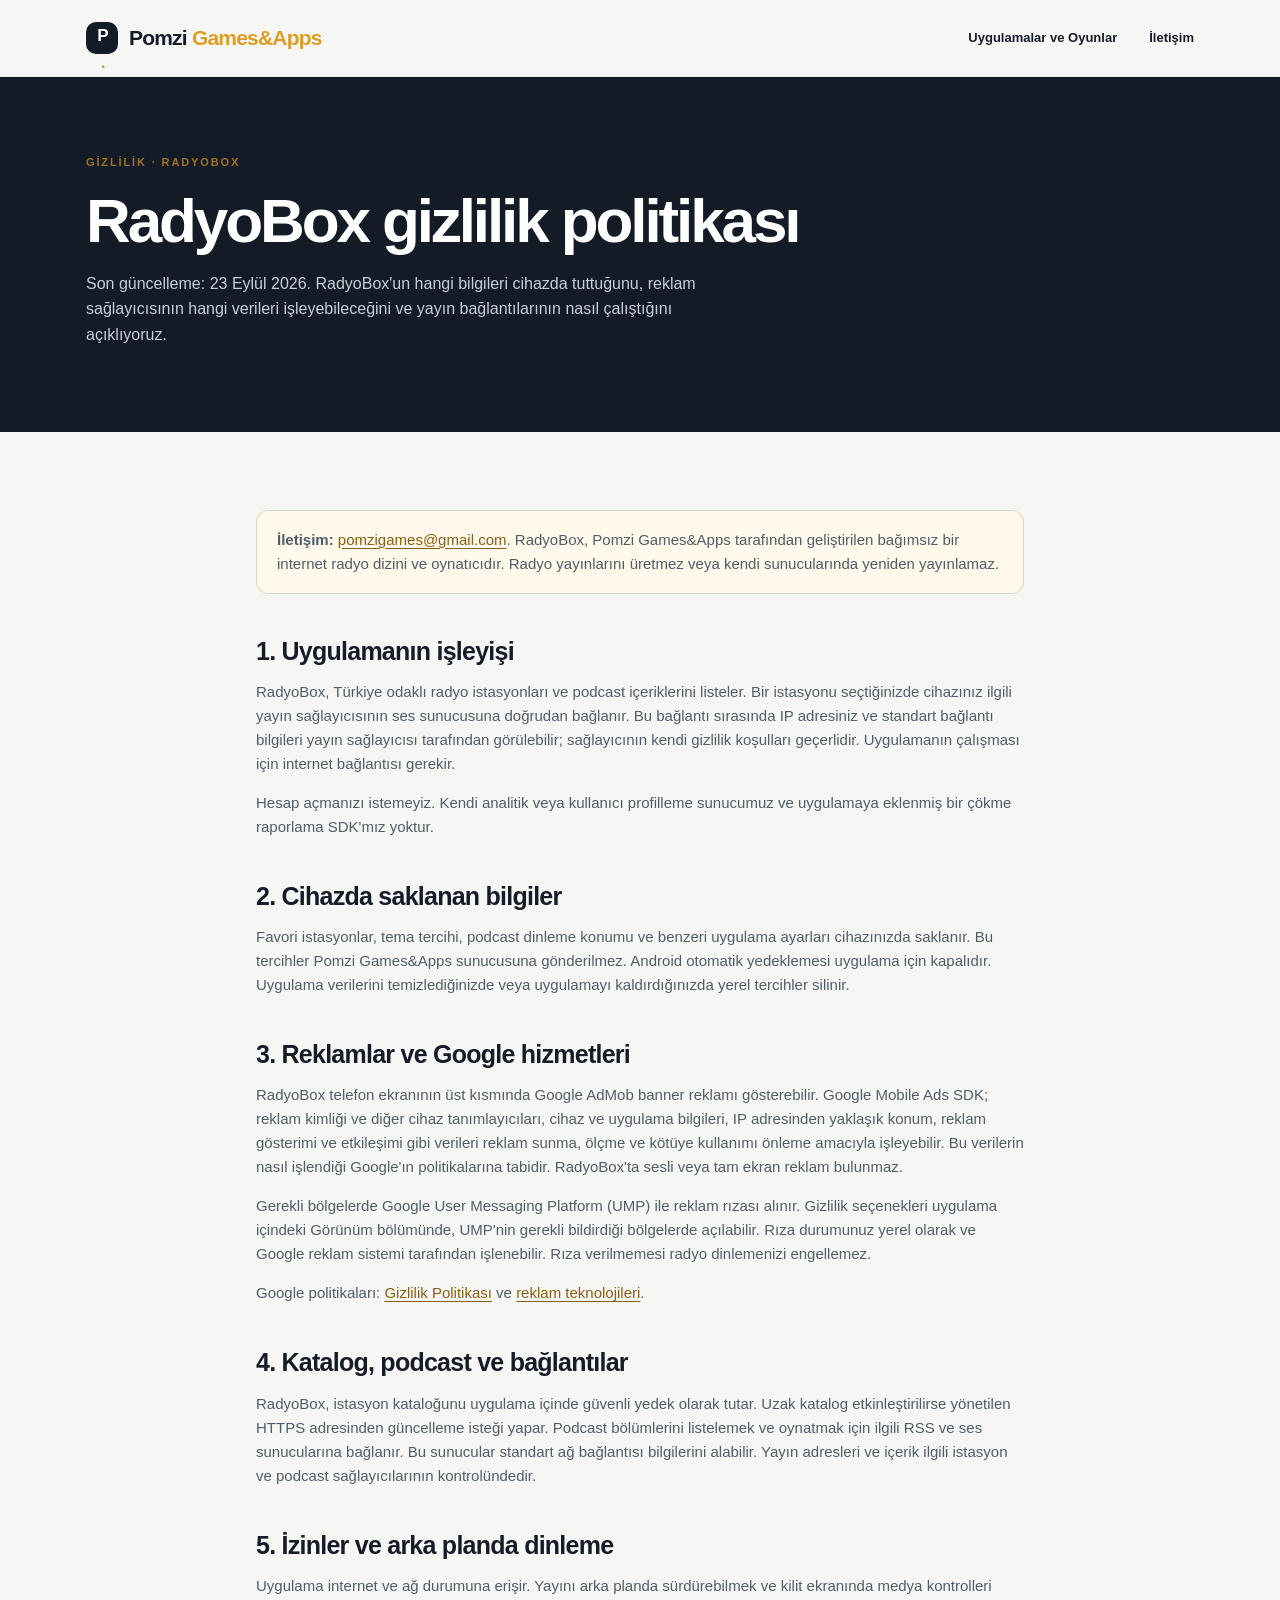
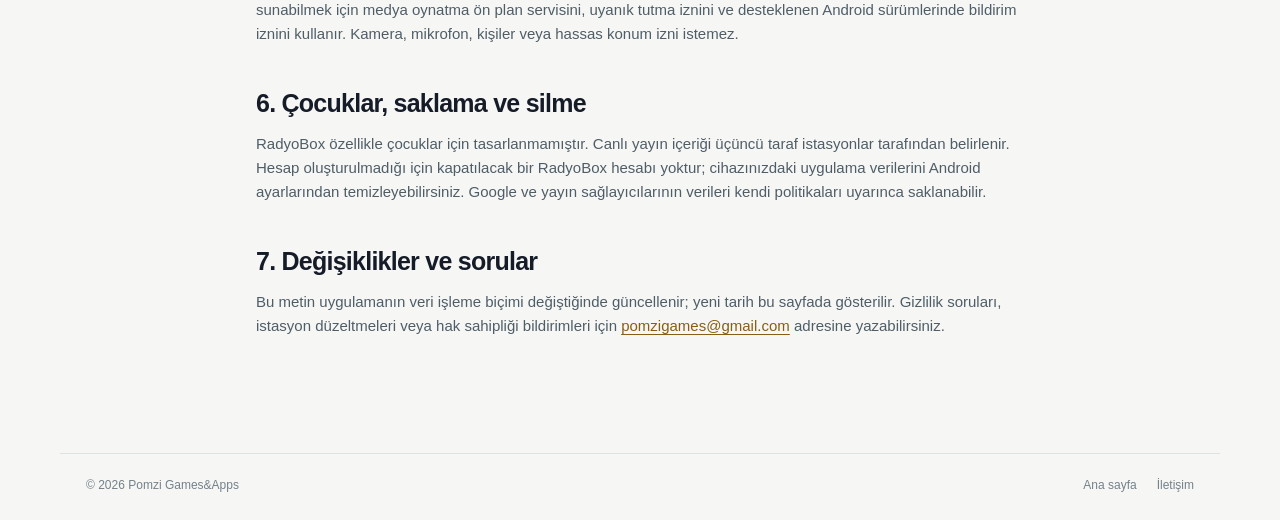
<file: privacy/radyobox.html>
<!doctype html>
<html lang="tr">
<head>
  <meta charset="utf-8">
  <meta name="viewport" content="width=device-width, initial-scale=1">
  <meta name="theme-color" content="#131b27">
  <meta name="description" content="RadyoBox gizlilik politikası: yerel tercihler, reklamlar, rıza ve internet radyo bağlantıları.">
  <title>RadyoBox Gizlilik Politikası — Pomzi Games&amp;Apps</title>
  <link rel="stylesheet" href="../styles.css">
</head>
<body>
  <header class="site-header"><div class="container header-inner"><a class="brand" href="../index.html"><span class="brand-mark">P<span class="brand-dot">.</span></span><span>Pomzi <span class="brand-accent">Games&amp;Apps</span></span></a><nav aria-label="Site menüsü"><a href="../index.html#urunler">Uygulamalar ve Oyunlar</a><a href="../index.html#iletisim">İletişim</a></nav></div></header>
  <main>
    <div class="policy-header"><div class="container"><div class="eyebrow">Gizlilik · RadyoBox</div><h1>RadyoBox gizlilik politikası</h1><p>Son güncelleme: 23 Eylül 2026. RadyoBox'un hangi bilgileri cihazda tuttuğunu, reklam sağlayıcısının hangi verileri işleyebileceğini ve yayın bağlantılarının nasıl çalıştığını açıklıyoruz.</p></div></div>
    <article class="policy-main">
      <p class="notice"><strong>İletişim:</strong> <a href="mailto:pomzigames@gmail.com">pomzigames@gmail.com</a>. RadyoBox, Pomzi Games&amp;Apps tarafından geliştirilen bağımsız bir internet radyo dizini ve oynatıcıdır. Radyo yayınlarını üretmez veya kendi sunucularında yeniden yayınlamaz.</p>

      <h2>1. Uygulamanın işleyişi</h2>
      <p>RadyoBox, Türkiye odaklı radyo istasyonları ve podcast içeriklerini listeler. Bir istasyonu seçtiğinizde cihazınız ilgili yayın sağlayıcısının ses sunucusuna doğrudan bağlanır. Bu bağlantı sırasında IP adresiniz ve standart bağlantı bilgileri yayın sağlayıcısı tarafından görülebilir; sağlayıcının kendi gizlilik koşulları geçerlidir. Uygulamanın çalışması için internet bağlantısı gerekir.</p>
      <p>Hesap açmanızı istemeyiz. Kendi analitik veya kullanıcı profilleme sunucumuz ve uygulamaya eklenmiş bir çökme raporlama SDK'mız yoktur.</p>

      <h2>2. Cihazda saklanan bilgiler</h2>
      <p>Favori istasyonlar, tema tercihi, podcast dinleme konumu ve benzeri uygulama ayarları cihazınızda saklanır. Bu tercihler Pomzi Games&amp;Apps sunucusuna gönderilmez. Android otomatik yedeklemesi uygulama için kapalıdır. Uygulama verilerini temizlediğinizde veya uygulamayı kaldırdığınızda yerel tercihler silinir.</p>

      <h2>3. Reklamlar ve Google hizmetleri</h2>
      <p>RadyoBox telefon ekranının üst kısmında Google AdMob banner reklamı gösterebilir. Google Mobile Ads SDK; reklam kimliği ve diğer cihaz tanımlayıcıları, cihaz ve uygulama bilgileri, IP adresinden yaklaşık konum, reklam gösterimi ve etkileşimi gibi verileri reklam sunma, ölçme ve kötüye kullanımı önleme amacıyla işleyebilir. Bu verilerin nasıl işlendiği Google'ın politikalarına tabidir. RadyoBox'ta sesli veya tam ekran reklam bulunmaz.</p>
      <p>Gerekli bölgelerde Google User Messaging Platform (UMP) ile reklam rızası alınır. Gizlilik seçenekleri uygulama içindeki Görünüm bölümünde, UMP'nin gerekli bildirdiği bölgelerde açılabilir. Rıza durumunuz yerel olarak ve Google reklam sistemi tarafından işlenebilir. Rıza verilmemesi radyo dinlemenizi engellemez.</p>
      <p>Google politikaları: <a href="https://policies.google.com/privacy">Gizlilik Politikası</a> ve <a href="https://policies.google.com/technologies/ads">reklam teknolojileri</a>.</p>

      <h2>4. Katalog, podcast ve bağlantılar</h2>
      <p>RadyoBox, istasyon kataloğunu uygulama içinde güvenli yedek olarak tutar. Uzak katalog etkinleştirilirse yönetilen HTTPS adresinden güncelleme isteği yapar. Podcast bölümlerini listelemek ve oynatmak için ilgili RSS ve ses sunucularına bağlanır. Bu sunucular standart ağ bağlantısı bilgilerini alabilir. Yayın adresleri ve içerik ilgili istasyon ve podcast sağlayıcılarının kontrolündedir.</p>

      <h2>5. İzinler ve arka planda dinleme</h2>
      <p>Uygulama internet ve ağ durumuna erişir. Yayını arka planda sürdürebilmek ve kilit ekranında medya kontrolleri sunabilmek için medya oynatma ön plan servisini, uyanık tutma iznini ve desteklenen Android sürümlerinde bildirim iznini kullanır. Kamera, mikrofon, kişiler veya hassas konum izni istemez.</p>

      <h2>6. Çocuklar, saklama ve silme</h2>
      <p>RadyoBox özellikle çocuklar için tasarlanmamıştır. Canlı yayın içeriği üçüncü taraf istasyonlar tarafından belirlenir. Hesap oluşturulmadığı için kapatılacak bir RadyoBox hesabı yoktur; cihazınızdaki uygulama verilerini Android ayarlarından temizleyebilirsiniz. Google ve yayın sağlayıcılarının verileri kendi politikaları uyarınca saklanabilir.</p>

      <h2>7. Değişiklikler ve sorular</h2>
      <p>Bu metin uygulamanın veri işleme biçimi değiştiğinde güncellenir; yeni tarih bu sayfada gösterilir. Gizlilik soruları, istasyon düzeltmeleri veya hak sahipliği bildirimleri için <a href="mailto:pomzigames@gmail.com">pomzigames@gmail.com</a> adresine yazabilirsiniz.</p>
    </article>
  </main>
  <footer><div class="container footer-inner"><span>© 2026 Pomzi Games&amp;Apps</span><div><a href="../index.html">Ana sayfa</a><a href="mailto:pomzigames@gmail.com">İletişim</a></div></div></footer>
</body>
</html>
</file>
<file: styles.css>
:root{--ink:#151c28;--navy:#131b27;--muted:#687380;--line:#dfe5e8;--paper:#f6f7f5;--white:#fff;--amber:#f7c54c;--blue:#497695;--mint:#d5eee5}*{box-sizing:border-box}html{scroll-behavior:smooth}body{margin:0;color:var(--ink);background:var(--paper);font-family:'DM Sans',Arial,sans-serif;line-height:1.6}a{color:inherit;text-decoration:none}a:focus-visible,button:focus-visible{outline:3px solid var(--blue);outline-offset:3px}.container{max-width:1160px;margin:auto;padding-left:26px;padding-right:26px}.skip{position:absolute;top:-70px;left:20px;background:#fff;padding:10px;z-index:10}.skip:focus{top:10px}.site-header{position:sticky;top:0;z-index:8;background:#f6f7f5ec;border-bottom:1px solid #e5e9e8;backdrop-filter:blur(12px)}.header-inner{height:76px;display:flex;align-items:center;justify-content:space-between;gap:24px}.brand{font-family:Outfit,Arial,sans-serif;font-size:21px;font-weight:800;display:flex;align-items:center;gap:11px;white-space:nowrap;letter-spacing:-.8px}.brand-mark{width:32px;height:32px;border-radius:10px;background:var(--navy);color:#fff;display:grid;place-items:center;font-size:17px;letter-spacing:-2px}.brand-dot,.brand-accent{color:#dc9d25}.site-header nav{display:flex;gap:32px;font-size:13px;font-weight:700}.site-header nav a{transition:color .2s}.site-header nav a:hover{color:#a96f00}.hero{min-height:600px;display:grid;grid-template-columns:1.1fr .9fr;align-items:center;gap:50px;padding-top:60px;padding-bottom:80px}.eyebrow{font-size:11px;font-weight:800;letter-spacing:.17em;text-transform:uppercase;color:#a2721c}.eyebrow-line{display:inline-block;width:26px;height:2px;background:var(--amber);vertical-align:middle;margin-right:8px}.hero h1,h2,h3,h4{font-family:Outfit,Arial,sans-serif;line-height:1.13}.hero h1{font-size:clamp(52px,6vw,82px);letter-spacing:-.06em;margin:20px 0 24px;max-width:700px}.hero h1 em,.about h2 em{font-style:normal;color:#d99c27}.hero-copy>p{font-size:18px;color:#5f6975;max-width:540px;margin:0}.hero-actions{display:flex;gap:27px;align-items:center;margin-top:34px;flex-wrap:wrap}.button{display:inline-flex;align-items:center;justify-content:space-between;gap:24px;font-weight:800;font-size:13px;border-radius:12px;padding:14px 21px;transition:transform .2s,box-shadow .2s}.button:hover{transform:translateY(-2px)}.button-primary{background:var(--navy);color:#fff;box-shadow:0 12px 22px #16202b24}.button-outline{border:1px solid #bfc8cb;background:#fff}.text-link{font-weight:800;font-size:13px;border-bottom:1px solid #b7c1c7;padding-bottom:4px}.hero-art{height:440px;position:relative;background:radial-gradient(circle at 50% 50%,#f6dfa8 0%,#f3e4c1 45%,#f4ede0 70%);border:1px solid #ede2c9;border-radius:32px;overflow:hidden;display:flex;align-items:center;justify-content:center}.art-orbit{position:absolute;border:1px solid #cab98d;border-radius:50%;width:370px;height:370px}.orbit-two{width:510px;height:510px;opacity:.5}.art-radio{width:235px;height:235px;background:#fff;border-radius:52px;display:grid;place-items:center;transform:rotate(-8deg);box-shadow:20px 28px 45px #8274553b;z-index:1}.art-radio img{width:180px;height:180px;border-radius:42px}.art-card{position:absolute;z-index:2;border:1px solid #e1e4e1;background:#fff;padding:13px 17px;border-radius:12px;box-shadow:0 15px 30px #34415520;font-size:24px;color:#537a8e;display:flex;align-items:center;gap:9px}.art-card span{font-size:10px;letter-spacing:.13em;font-weight:800;color:#45505d}.art-card-one{top:64px;right:26px;transform:rotate(8deg)}.art-card-two{bottom:58px;left:22px;transform:rotate(-7deg)}.art-spark{font-size:90px;color:#d6a637;position:absolute;left:28px;top:12px}.products-section{background:#fff;padding:95px 0 105px;border-top:1px solid var(--line);border-bottom:1px solid var(--line)}.section-heading{display:flex;align-items:end;justify-content:space-between;gap:50px;margin-bottom:38px}.section-heading h2{font-size:clamp(38px,4.3vw,58px);letter-spacing:-.05em;margin:10px 0 0}.section-heading p{max-width:335px;margin:0;color:var(--muted);font-size:15px}.muted{color:#aeb6bb}.featured{background:var(--navy);color:#fff;border-radius:28px;display:grid;grid-template-columns:1.14fr .86fr;overflow:hidden;min-height:560px}.featured-copy{padding:58px 55px;align-self:center}.pill{display:inline-block;border-radius:30px;padding:7px 11px;font-size:10px;font-weight:800;letter-spacing:.1em}.pill-amber{color:#281f0d;background:var(--amber)}.featured-title{display:flex;align-items:center;gap:18px;margin-top:25px}.featured-title img{width:66px;height:66px;border-radius:18px;background:#fff}.featured-title h3{font-size:clamp(44px,5vw,64px);letter-spacing:-.05em;margin:0}.featured-lead{font-family:Outfit,Arial,sans-serif;font-size:25px;font-weight:600;line-height:1.25;margin:27px 0 13px!important;color:#fff!important}.featured-copy>p{color:#bdc8d0;font-size:15px;max-width:530px;margin:0}.feature-tags{display:flex;flex-wrap:wrap;gap:8px;margin-top:25px}.feature-tags span{background:#2b3645;border:1px solid #3a4655;color:#dce5e9;border-radius:9px;font-size:11px;font-weight:700;padding:7px 10px}.featured-actions{display:flex;align-items:center;gap:22px;flex-wrap:wrap;margin-top:34px;font-size:12px}.coming-soon{color:#1a1e20;background:var(--amber);border-radius:10px;padding:11px 13px;font-size:10px;font-weight:900;letter-spacing:.05em}.featured-actions a{font-weight:800;color:#f5cb6b}.featured-visual{min-height:560px;background:radial-gradient(circle at 50% 45%,#efc75d 0%,#c69427 48%,#77551c 100%);display:flex;align-items:center;justify-content:center;position:relative;overflow:hidden}.phone-shot{height:505px;width:auto;max-width:86%;object-fit:contain;border:7px solid #252c33;border-radius:29px;box-shadow:23px 28px 42px #1b180e73;transform:rotate(6deg);background:#fff}.visual-label,.visual-caption{position:absolute;color:#fff;font-size:10px;font-weight:800;letter-spacing:.14em}.visual-label{top:26px;left:30px}.visual-caption{bottom:23px;right:24px}.games-heading{display:flex;justify-content:space-between;align-items:end;gap:30px;margin:90px 0 25px}.games-heading h3{font-size:38px;letter-spacing:-.04em;margin:7px 0 0}.games-heading p{color:var(--muted);max-width:310px;margin:0;font-size:14px}.game-grid{display:grid;grid-template-columns:repeat(3,1fr);gap:17px}.game-card{border:1px solid #e2e7e8;border-radius:19px;overflow:hidden;background:#fff;transition:transform .2s,box-shadow .2s}.game-card:hover{transform:translateY(-4px);box-shadow:0 15px 25px #25364512}.game-art{height:172px;display:grid;place-items:center;overflow:hidden}.game-glyph{font-family:Outfit,Arial,sans-serif;font-weight:800;font-size:78px;letter-spacing:-.08em;line-height:1;color:#fff;text-shadow:0 10px 20px #0002}.game-glyph span{font-size:.6em;vertical-align:middle}.art-sudoku{background:linear-gradient(135deg,#bedaf0,#447eac)}.art-patika{background:linear-gradient(135deg,#e2cbe6,#835ca6)}.art-turu{background:linear-gradient(135deg,#e8ca8b,#be7451)}.art-nonogram{background:linear-gradient(135deg,#c8e1d2,#558f75)}.art-shade{background:linear-gradient(135deg,#c7c8ec,#494e91)}.art-2048{background:linear-gradient(135deg,#f0d7a6,#ce8b48)}.art-2048 .game-glyph{font-size:63px}.game-body{padding:24px;min-height:218px;display:flex;flex-direction:column}.mini-label{font-size:10px;letter-spacing:.13em;font-weight:900;color:#6b8ba0}.game-body h4{font-size:23px;letter-spacing:-.03em;margin:9px 0}.game-body p{font-size:13px;color:var(--muted);margin:0 0 20px}.soon{margin-top:auto;color:#a57929;font-size:11px;font-weight:900;letter-spacing:.08em;text-transform:uppercase}.about{padding-top:95px;padding-bottom:95px}.about-grid{display:grid;grid-template-columns:1fr 1fr;gap:70px;align-items:start}.about h2{font-size:clamp(39px,4.3vw,58px);letter-spacing:-.05em;margin:15px 0 0}.about-grid p{color:#5c6873;font-size:16px;margin:0 0 18px}.lower{display:grid;grid-template-columns:1fr 1fr;gap:18px;padding-bottom:105px}.lower-card{background:#e7eff0;border-radius:23px;padding:39px}.lower-card h2{font-size:31px;letter-spacing:-.04em;margin:10px 0 14px}.lower-card p{color:#56646e;font-size:14px;max-width:440px}.lower-card .button{margin-top:14px}.lower-card .small{font-size:12px;margin-top:24px;color:#65727b}.contact-card{background:#f4e5c5}.contact-link{display:inline-block;font-family:Outfit,Arial,sans-serif;font-size:22px;font-weight:700;border-bottom:2px solid #947231;margin-top:21px}.footer-inner{border-top:1px solid #dce3e4;display:flex;justify-content:space-between;gap:20px;padding-top:22px;padding-bottom:24px;color:#74808a;font-size:12px}.footer-inner>div{display:flex;gap:20px;flex-wrap:wrap}.footer-inner a:hover{color:#ad7723}.policy-header{background:var(--navy);color:#fff;padding:77px 0 68px}.policy-header h1{font:700 clamp(40px,5vw,62px)/1.1 Outfit,Arial,sans-serif;letter-spacing:-.05em;margin:15px 0}.policy-header p{color:#c7d0d7;max-width:670px}.policy-main{max-width:820px;margin:0 auto;padding:63px 26px 100px}.policy-main .notice{padding:17px 20px;border:1px solid #dcd4c1;border-radius:12px;background:#fff9eb}.policy-main h2{font-size:25px;letter-spacing:-.03em;margin:43px 0 12px}.policy-main p,.policy-main li{color:#4f5d67;font-size:15px}.policy-main a{color:#875e14;text-decoration:underline;text-underline-offset:3px}.policy-main ul{padding-left:22px}.policy-main li{margin:7px 0}@media(max-width:880px){.site-header nav{gap:14px}.hero{grid-template-columns:1fr;min-height:0}.hero-art{height:320px}.art-radio{width:185px;height:185px}.art-radio img{width:150px;height:150px}.featured{grid-template-columns:1fr}.featured-visual{min-height:440px}.phone-shot{height:390px}.game-grid{grid-template-columns:repeat(2,1fr)}}@media(max-width:620px){.container{padding-left:20px;padding-right:20px}.header-inner{height:auto;min-height:68px;align-items:start;flex-direction:column;justify-content:center;padding-top:12px;padding-bottom:11px;gap:4px}.site-header nav{gap:16px;overflow:auto;max-width:100%;white-space:nowrap;font-size:11px}.hero{padding-top:50px;padding-bottom:56px;gap:38px}.hero h1{font-size:52px}.hero-copy>p{font-size:16px}.hero-art{height:260px}.art-card{padding:8px 10px;font-size:18px}.art-card-one{right:10px;top:30px}.art-card-two{bottom:25px;left:7px}.products-section{padding:65px 0}.section-heading,.games-heading{display:block}.section-heading p,.games-heading p{margin-top:15px}.featured-copy{padding:34px 25px}.featured-title img{width:55px;height:55px;border-radius:15px}.featured-title h3{font-size:45px}.featured-visual{min-height:350px}.phone-shot{height:315px}.game-grid{grid-template-columns:1fr}.game-art{height:155px}.game-body{min-height:0}.games-heading{margin-top:65px}.about{padding-top:70px;padding-bottom:70px}.about-grid,.lower{grid-template-columns:1fr;gap:18px}.about-grid{gap:25px}.lower{padding-bottom:65px}.lower-card{padding:28px}.contact-link{font-size:19px}.footer-inner{flex-direction:column}}
:root{font-synthesis:none}.game-body h4{display:flex;align-items:center;gap:10px}.game-icon{width:32px;height:32px;object-fit:contain;border-radius:8px;flex:none}.policy-links{display:flex;flex-wrap:wrap;gap:9px;margin-bottom:38px}.policy-links a{border:1px solid #d6dedf;border-radius:9px;background:#fff;color:#263545;text-decoration:none;padding:7px 11px;font-size:12px;font-weight:700}.policy-main .politika{border-top:1px solid #dce4e5;padding-top:22px;margin-top:38px;scroll-margin-top:100px}.policy-main .politika h3{font-size:29px;letter-spacing:-.03em}.policy-main .politika h4{font-size:19px;margin:24px 0 9px}.policy-main .politika p{margin:11px 0}.policy-main .politika a{overflow-wrap:anywhere}

.featured+.featured{margin-top:28px}
.featured-sudoku{background:#14203a}
.featured-sudoku .featured-visual{background:radial-gradient(circle at 50% 45%,#7fb2ff 0%,#3f6fd8 50%,#1f3a86 100%)}
.pill-sudoku{color:#0f1f44;background:#9cc2ff}
.featured-sudoku .featured-actions a{color:#9cc2ff}
.featured-sudoku .coming-soon{background:#9cc2ff}
.featured-nonogram{background:#2a1a33}
.featured-nonogram .featured-visual{background:radial-gradient(circle at 50% 45%,#ffb3c9 0%,#e0668f 48%,#7a2a55 100%)}
.pill-nonogram{color:#3a1027;background:#ffb3c9}
.featured-nonogram .featured-actions a{color:#ffb3c9}
.featured-nonogram .coming-soon{background:#ffb3c9}
.featured-nonogram .feature-tags span,.featured-sudoku .feature-tags span{background:#ffffff14;border-color:#ffffff26}
.featured-reverse{grid-template-columns:.86fr 1.14fr}
.featured-reverse .featured-visual{order:-1}
.phone-shot.shot-back{position:absolute;height:430px;transform:translateX(-34%) rotate(-9deg);opacity:.9;filter:brightness(.92)}
.phone-shot.shot-front{position:relative;transform:translateX(16%) rotate(5deg)}
@media(max-width:880px){.featured-reverse{grid-template-columns:1fr}.featured-reverse .featured-visual{order:0}.phone-shot.shot-back{height:330px}}
@media(max-width:620px){.phone-shot.shot-back{height:260px}}
.visual-label,.visual-caption{z-index:2;text-shadow:0 1px 6px #0006}
.featured-reverse .phone-shot.shot-back{transform:translateX(-24%) rotate(-9deg)}
</file>
